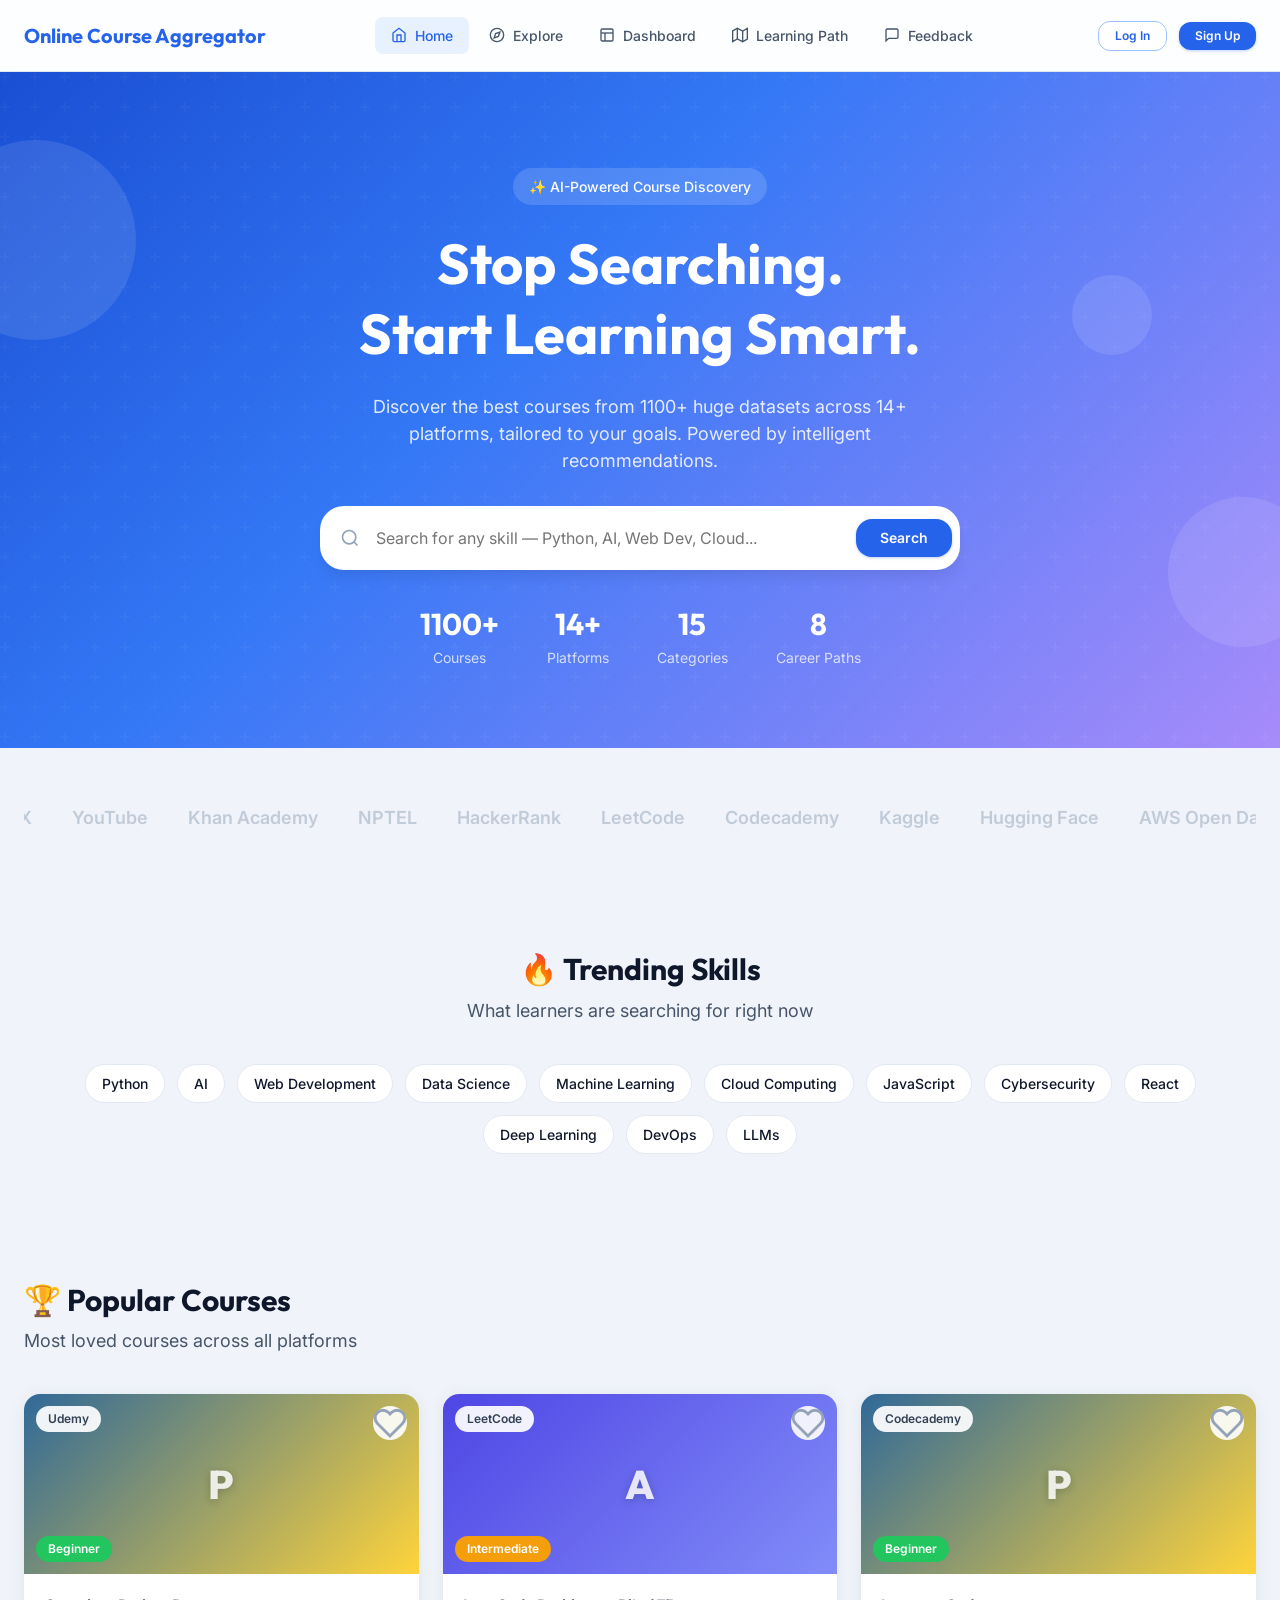
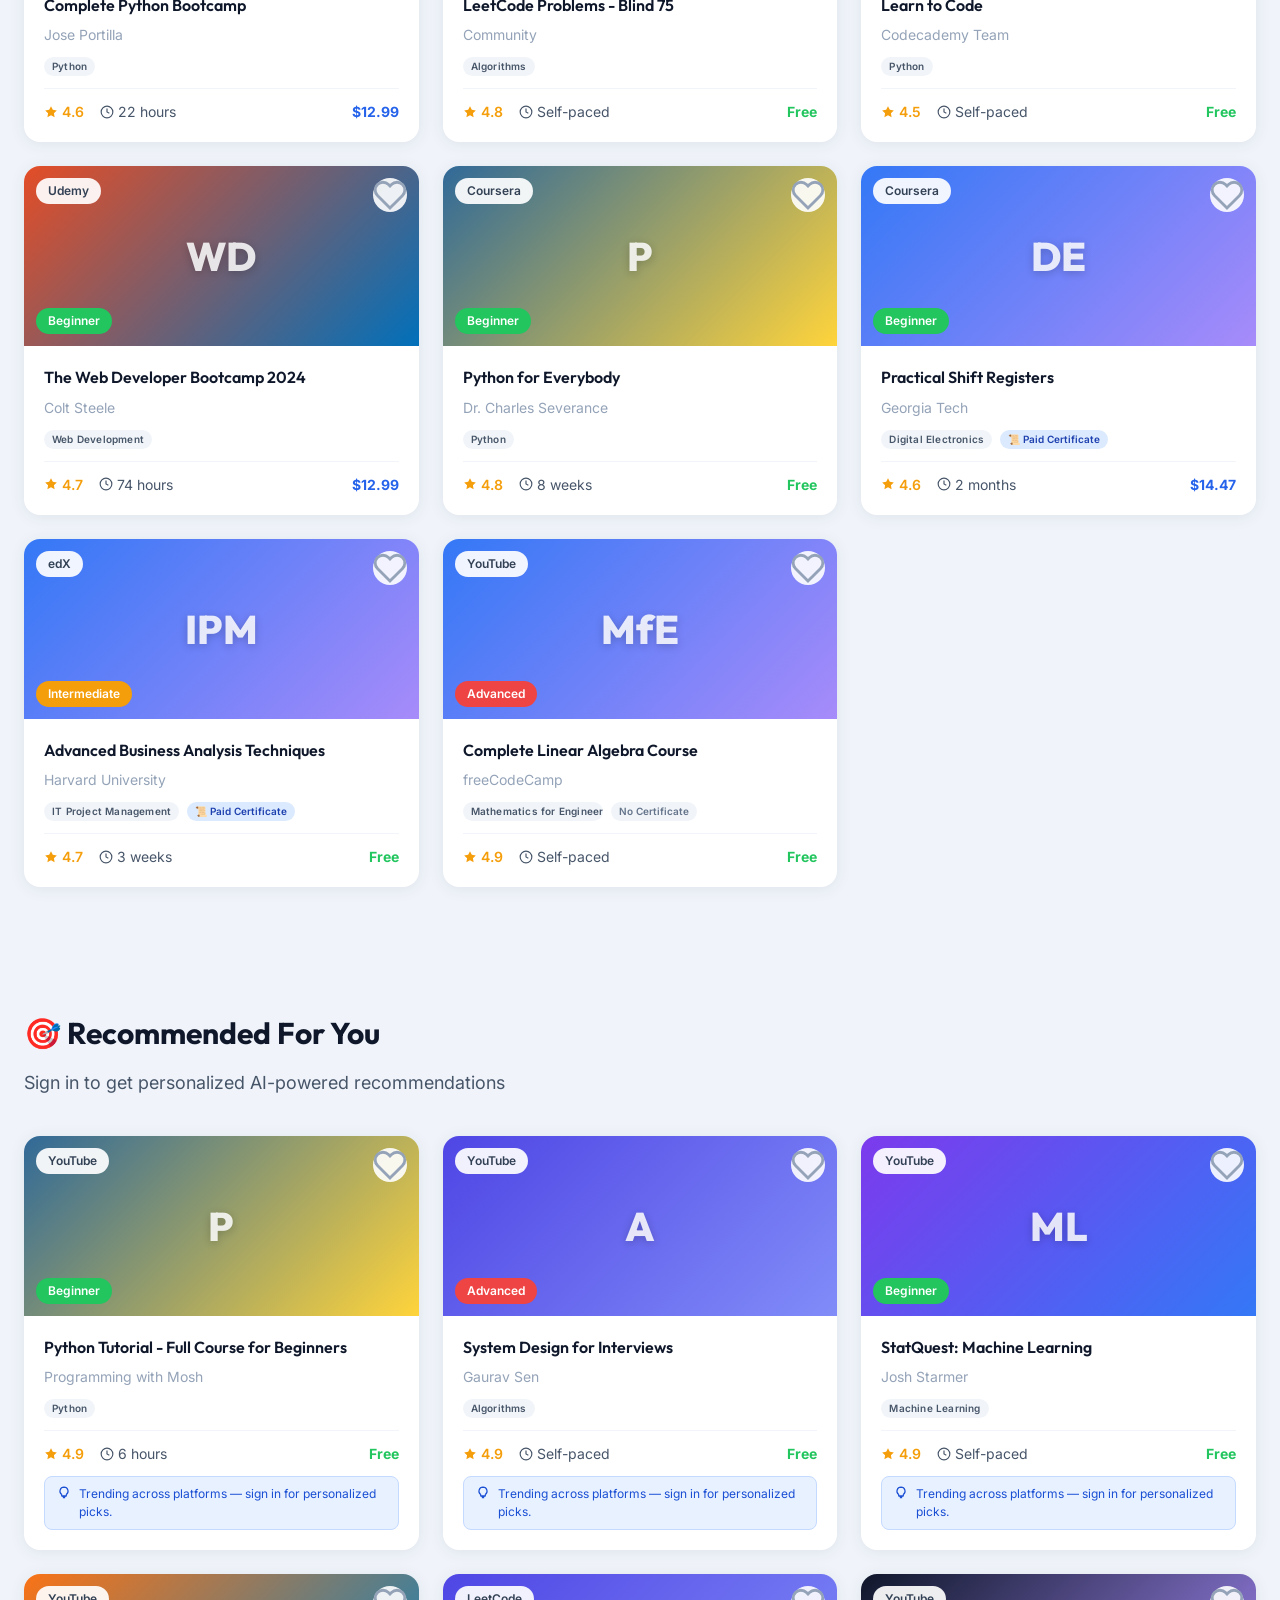
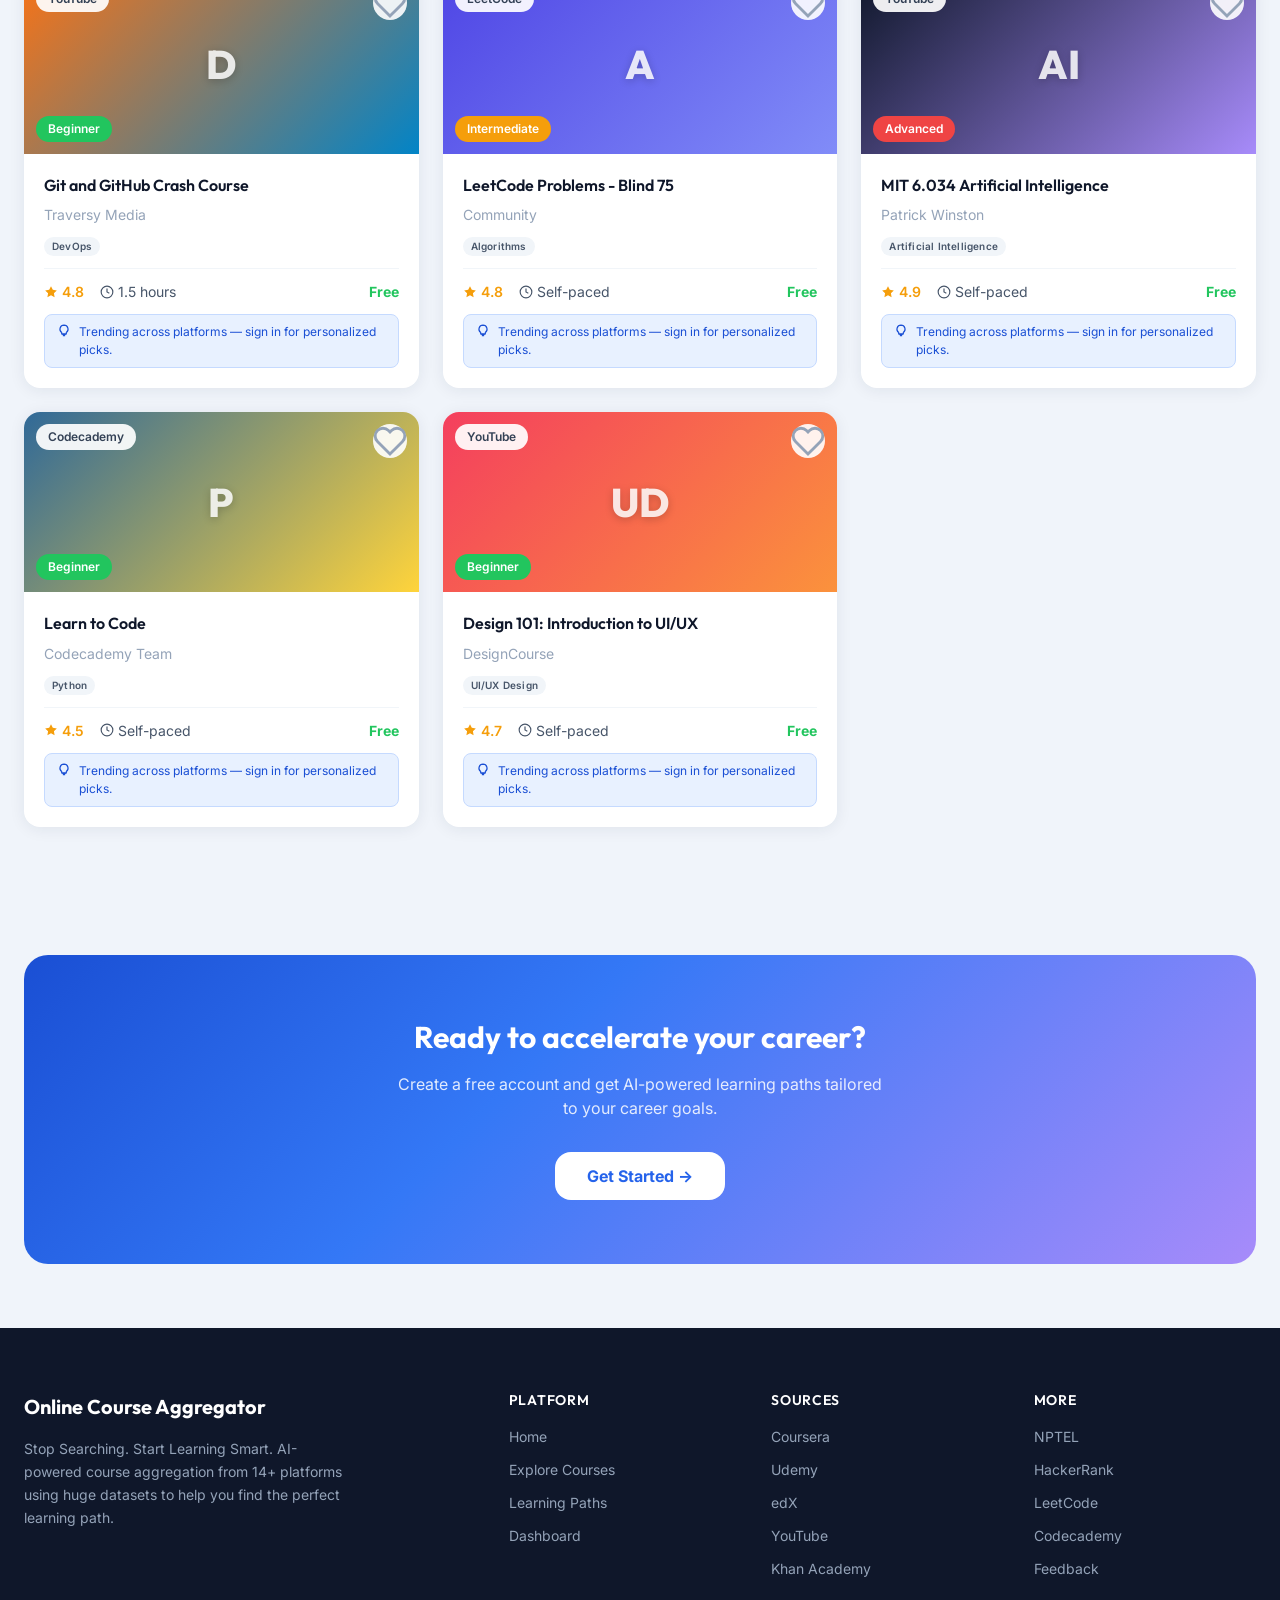
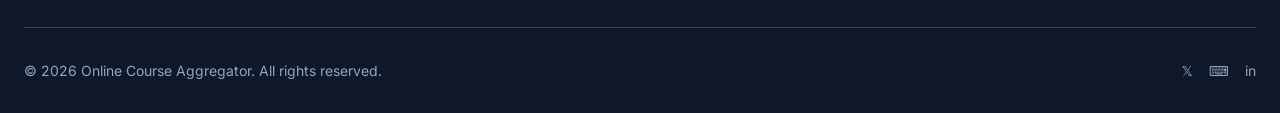
<file: index.html>
<!DOCTYPE html>
<html lang="en">
<head>
  <meta charset="UTF-8">
  <meta name="viewport" content="width=device-width, initial-scale=1.0">
  <meta name="description" content="Online Course Aggregator — Stop Searching. Start Learning Smart. AI-powered course aggregation using 1100+ courses from huge datasets across Coursera, Udemy, edX, YouTube, Khan Academy, NPTEL, Kaggle, Hugging Face, and more.">
  <title>Online Course Aggregator</title>

  <!-- Stylesheets -->
  <link rel="stylesheet" href="css/variables.css">
  <link rel="stylesheet" href="css/base.css">
  <link rel="stylesheet" href="css/animations.css">
  <link rel="stylesheet" href="css/layout.css">
  <link rel="stylesheet" href="css/components.css">
  <link rel="stylesheet" href="css/pages/home.css">
</head>
<body>
  <div class="page-wrapper">
    <main>
      <!-- Hero Section -->
      <section class="hero" id="hero">
        <div class="hero-shape hero-shape-1"></div>
        <div class="hero-shape hero-shape-2"></div>
        <div class="hero-shape hero-shape-3"></div>
        <div class="hero-content container">
          <div class="hero-badge">✨ AI-Powered Course Discovery</div>
          <h1>Stop Searching.<br>Start Learning Smart.</h1>
          <p>Discover the best courses from 1100+ huge datasets across 14+ platforms, tailored to your goals. Powered by intelligent recommendations.</p>
          <div class="search-bar" id="heroSearch">
            <svg viewBox="0 0 24 24" fill="none" stroke="currentColor" stroke-width="2" style="width:20px;height:20px;margin-left:12px;color:var(--gray-400);flex-shrink:0">
              <circle cx="11" cy="11" r="8"/><path d="M21 21l-4.35-4.35"/>
            </svg>
            <input type="text" id="heroSearchInput" placeholder="Search for any skill — Python, AI, Web Dev, Cloud..." aria-label="Search courses">
            <button class="btn btn-primary" id="heroSearchBtn">Search</button>
          </div>
          <div class="hero-stats">
            <div>
              <div class="hero-stat-value">1100+</div>
              <div class="hero-stat-label">Courses</div>
            </div>
            <div>
              <div class="hero-stat-value">14+</div>
              <div class="hero-stat-label">Platforms</div>
            </div>
            <div>
              <div class="hero-stat-value">15</div>
              <div class="hero-stat-label">Categories</div>
            </div>
            <div>
              <div class="hero-stat-value">8</div>
              <div class="hero-stat-label">Career Paths</div>
            </div>
          </div>
        </div>
      </section>

      <!-- Platform Strip -->
      <section class="section" style="padding: var(--space-6) 0;">
        <div class="container">
          <div class="platform-strip" id="platformStrip">
            <span>Coursera</span>
            <span>Udemy</span>
            <span>edX</span>
            <span>YouTube</span>
            <span>Khan Academy</span>
            <span>NPTEL</span>
            <span>HackerRank</span>
            <span>LeetCode</span>
            <span>Codecademy</span>
            <span>Kaggle</span>
            <span>Hugging Face</span>
            <span>AWS Open Data</span>
            <span>UCI Machine Learning</span>
          </div>
        </div>
      </section>

      <!-- Trending Skills -->
      <section class="section reveal" id="trendingSection">
        <div class="container text-center">
          <h2 class="section-title">🔥 Trending Skills</h2>
          <p class="section-subtitle">What learners are searching for right now</p>
          <div class="trending-skills stagger" id="trendingSkills"></div>
        </div>
      </section>

      <!-- Popular Courses -->
      <section class="section reveal" id="popularSection">
        <div class="container">
          <h2 class="section-title">🏆 Popular Courses</h2>
          <p class="section-subtitle">Most loved courses across all platforms</p>
          <div class="course-grid stagger" id="popularCourses"></div>
        </div>
      </section>

      <!-- Recommended For You -->
      <section class="section reveal" id="recommendedSection">
        <div class="container">
          <div style="display:flex;align-items:center;justify-content:space-between;margin-bottom:var(--space-2);">
            <h2 class="section-title">🎯 Recommended For You</h2>
          </div>
          <p class="section-subtitle" id="recSubtitle">Sign in to get personalized AI-powered recommendations</p>
          <div class="course-grid stagger" id="recommendedCourses"></div>
        </div>
      </section>

      <!-- CTA Banner -->
      <section class="section reveal">
        <div class="container">
          <div class="cta-banner">
            <h2>Ready to accelerate your career?</h2>
            <p>Create a free account and get AI-powered learning paths tailored to your career goals.</p>
            <a href="pages/auth.html?tab=signup" class="btn btn-lg" id="ctaBtn">Get Started → </a>
          </div>
        </div>
      </section>
    </main>
  </div>

  <script type="module" src="js/pages/home.js"></script>
</body>
</html>
</file>
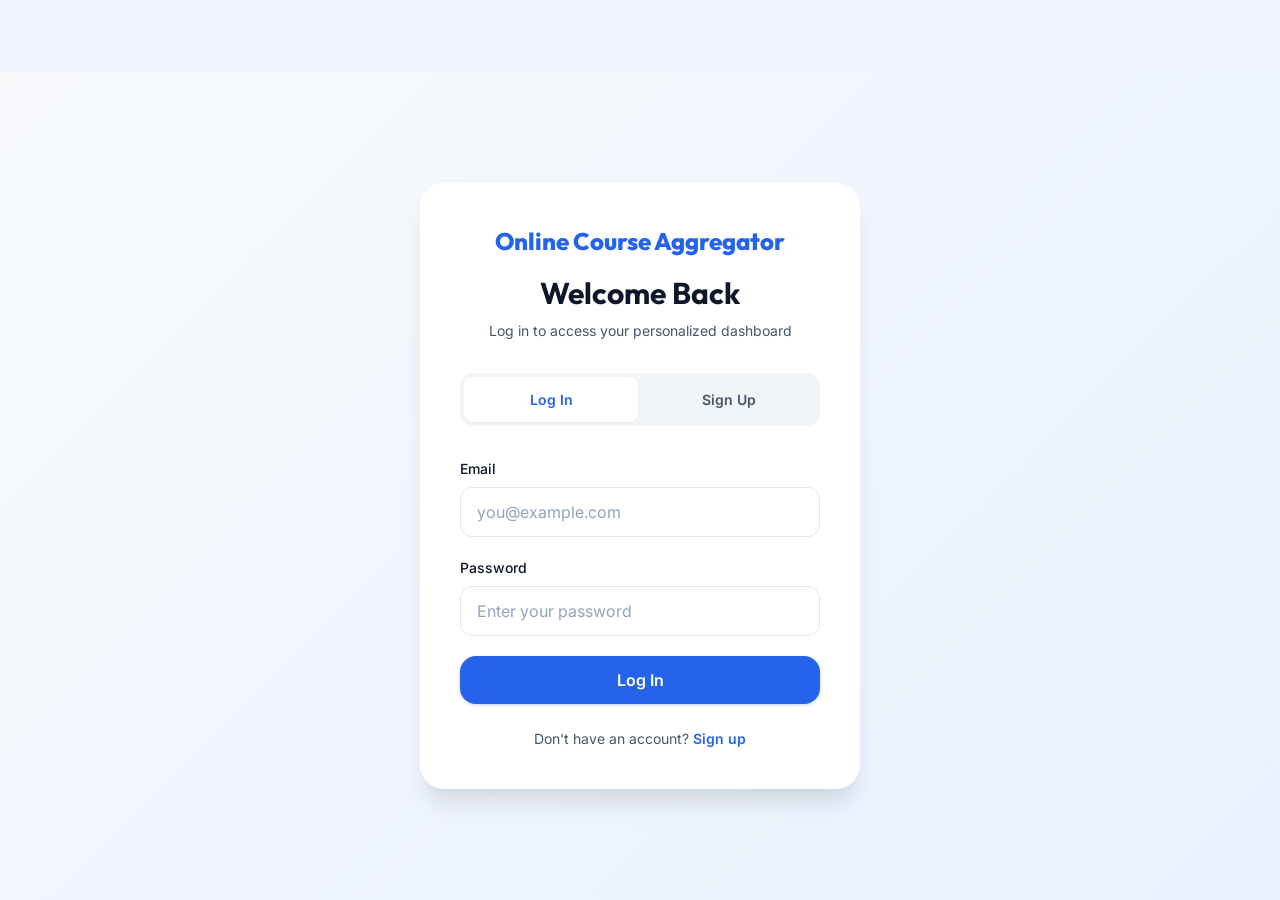
<file: pages/auth.html>
<!DOCTYPE html>
<html lang="en">
<head>
  <meta charset="UTF-8">
  <meta name="viewport" content="width=device-width, initial-scale=1.0">
  <meta name="description" content="Sign in or create an account to get AI-powered course recommendations.">
  <title>Login / Sign Up — Online Course Aggregator</title>
  <link rel="stylesheet" href="../css/variables.css">
  <link rel="stylesheet" href="../css/base.css">
  <link rel="stylesheet" href="../css/animations.css">
  <link rel="stylesheet" href="../css/layout.css">
  <link rel="stylesheet" href="../css/components.css">
  <link rel="stylesheet" href="../css/pages/auth.css">
</head>
<body>
  <div class="page-wrapper">
    <main>
      <div class="auth-page">
        <div class="auth-container">
          <div class="auth-card">
            <div class="auth-header">
              <a href="../index.html" style="color:var(--primary-600);font-family:var(--font-display);font-size:var(--text-2xl);font-weight:800;text-decoration:none;display:block;margin-bottom:var(--space-4);">Online Course Aggregator</a>
              <h2 id="authTitle">Welcome Back</h2>
              <p id="authSubtitle">Log in to access your personalized dashboard</p>
            </div>

            <!-- Tabs -->
            <div class="auth-tabs">
              <button class="auth-tab active" data-tab="login" id="loginTab">Log In</button>
              <button class="auth-tab" data-tab="signup" id="signupTab">Sign Up</button>
            </div>

            <!-- Login Form -->
            <form class="auth-form active" id="loginForm">
              <div class="form-group">
                <label class="form-label" for="loginEmail">Email</label>
                <input class="form-input" type="email" id="loginEmail" placeholder="you@example.com" required>
              </div>
              <div class="form-group">
                <label class="form-label" for="loginPassword">Password</label>
                <input class="form-input" type="password" id="loginPassword" placeholder="Enter your password" required>
              </div>
              <button type="submit" class="btn btn-primary btn-lg" style="width:100%">Log In</button>
              <p class="auth-footer">Don't have an account? <a href="#" id="switchToSignup">Sign up</a></p>
            </form>

            <!-- Signup Form -->
            <form class="auth-form" id="signupForm">
              <div class="form-row">
                <div class="form-group">
                  <label class="form-label" for="signupName">Full Name</label>
                  <input class="form-input" type="text" id="signupName" placeholder="John Doe" required>
                </div>
                <div class="form-group">
                  <label class="form-label" for="signupEmail">Email</label>
                  <input class="form-input" type="email" id="signupEmail" placeholder="you@example.com" required>
                </div>
              </div>
              <div class="form-group">
                <label class="form-label" for="signupPassword">Password</label>
                <input class="form-input" type="password" id="signupPassword" placeholder="Create a strong password" required minlength="6">
              </div>
              <div class="form-group">
                <label class="form-label" for="signupSkillLevel">Skill Level</label>
                <select class="form-select" id="signupSkillLevel">
                  <option value="Beginner">Beginner</option>
                  <option value="Intermediate">Intermediate</option>
                  <option value="Advanced">Advanced</option>
                </select>
              </div>
              <div class="form-group">
                <label class="form-label" for="signupCareerGoal">Career Goal</label>
                <select class="form-select" id="signupCareerGoal">
                  <option value="">Select a career goal...</option>
                  <option value="Data Scientist">Data Scientist</option>
                  <option value="Full Stack Developer">Full Stack Developer</option>
                  <option value="Machine Learning Engineer">Machine Learning Engineer</option>
                  <option value="Cloud Architect">Cloud Architect</option>
                  <option value="Cybersecurity Analyst">Cybersecurity Analyst</option>
                  <option value="Mobile App Developer">Mobile App Developer</option>
                  <option value="AI Engineer">AI Engineer</option>
                  <option value="UI/UX Designer">UI/UX Designer</option>
                </select>
              </div>
              <div class="form-group">
                <label class="form-label">Interests (select multiple)</label>
                <div class="interests-grid" id="interestsGrid"></div>
              </div>
              <button type="submit" class="btn btn-primary btn-lg" style="width:100%">Create Account</button>
              <p class="auth-footer">Already have an account? <a href="#" id="switchToLogin">Log in</a></p>
            </form>

            <div id="authMessage" style="margin-top:var(--space-4);text-align:center;font-size:var(--text-sm);display:none;"></div>
          </div>
        </div>
      </div>
    </main>
  </div>

  <script type="module" src="../js/pages/auth-page.js"></script>
</body>
</html>
</file>
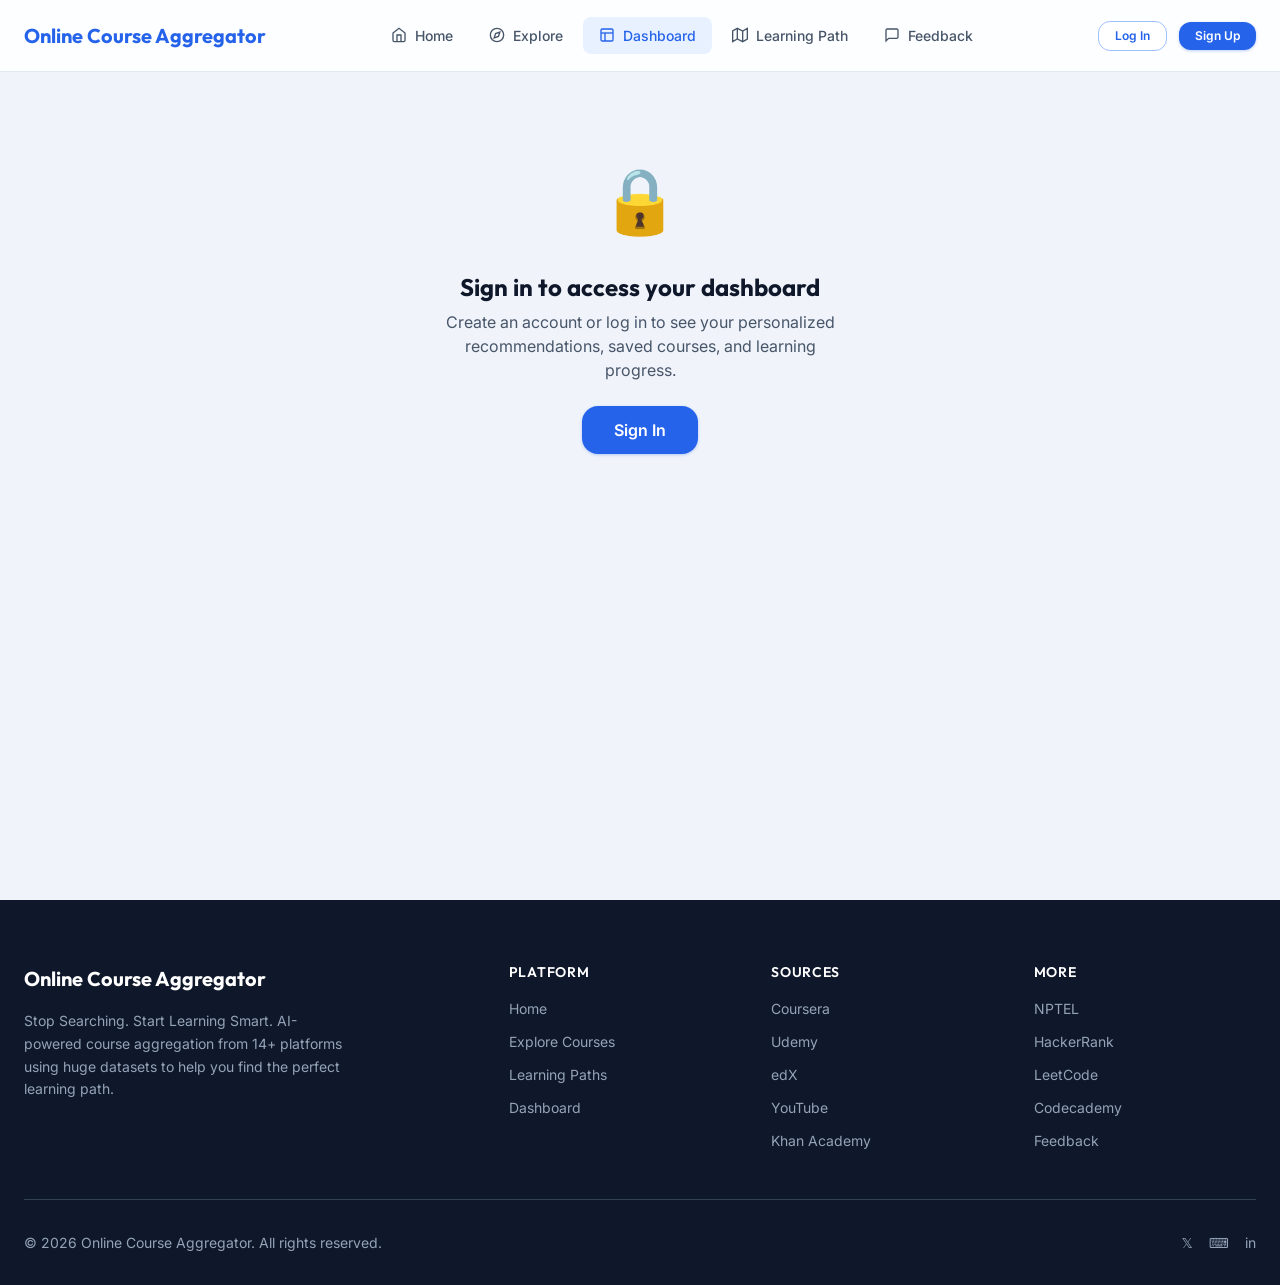
<file: pages/dashboard.html>
<!DOCTYPE html>
<html lang="en">
<head>
  <meta charset="UTF-8">
  <meta name="viewport" content="width=device-width, initial-scale=1.0">
  <meta name="description" content="Your personalized learning dashboard — saved courses, progress tracking, and AI suggestions.">
  <title>Dashboard — Online Course Aggregator</title>
  <link rel="stylesheet" href="../css/variables.css">
  <link rel="stylesheet" href="../css/base.css">
  <link rel="stylesheet" href="../css/animations.css">
  <link rel="stylesheet" href="../css/layout.css">
  <link rel="stylesheet" href="../css/components.css">
  <link rel="stylesheet" href="../css/pages/dashboard.css">
</head>
<body>
  <div class="page-wrapper">
    <main>
      <div class="container">
        <div class="dashboard-header">
          <div class="dashboard-greeting">
            <h1 id="dashGreeting">Welcome back!</h1>
            <p style="color:var(--text-secondary);" id="dashSubtitle">Here's your learning overview</p>
          </div>
        </div>

        <!-- Stats Grid -->
        <div class="dashboard-stats" id="dashStats"></div>

        <!-- Main Grid: Left + Right columns -->
        <div class="dashboard-grid">
          <!-- Left Column -->
          <div>
            <!-- Personalized Recommendations -->
            <div class="dash-section">
              <div class="dash-section-header">
                <h3>🎯 Recommended for You</h3>
                <a href="explore.html" class="btn btn-ghost btn-sm">View All →</a>
              </div>
              <div class="course-grid" style="grid-template-columns: repeat(auto-fill, minmax(260px, 1fr));" id="dashRecommended"></div>
            </div>

            <!-- Saved Courses -->
            <div class="dash-section">
              <div class="dash-section-header">
                <h3>❤️ Saved Courses</h3>
              </div>
              <div id="savedCoursesList"></div>
            </div>

            <!-- Completed Courses -->
            <div class="dash-section">
              <div class="dash-section-header">
                <h3>✅ Completed Courses</h3>
              </div>
              <div id="completedCoursesList"></div>
            </div>
          </div>

          <!-- Right Column -->
          <div>
            <!-- AI Suggestions -->
            <div class="dash-section">
              <div class="dash-section-header">
                <h3>🤖 AI Suggestions</h3>
              </div>
              <div id="aiSuggestions"></div>
            </div>

            <!-- Progress Tracking -->
            <div class="dash-section">
              <div class="dash-section-header">
                <h3>📊 Progress Tracking</h3>
              </div>
              <div id="progressTracking"></div>
            </div>
          </div>
        </div>
      </div>
    </main>
  </div>

  <script type="module" src="../js/pages/dashboard.js"></script>
</body>
</html>
</file>
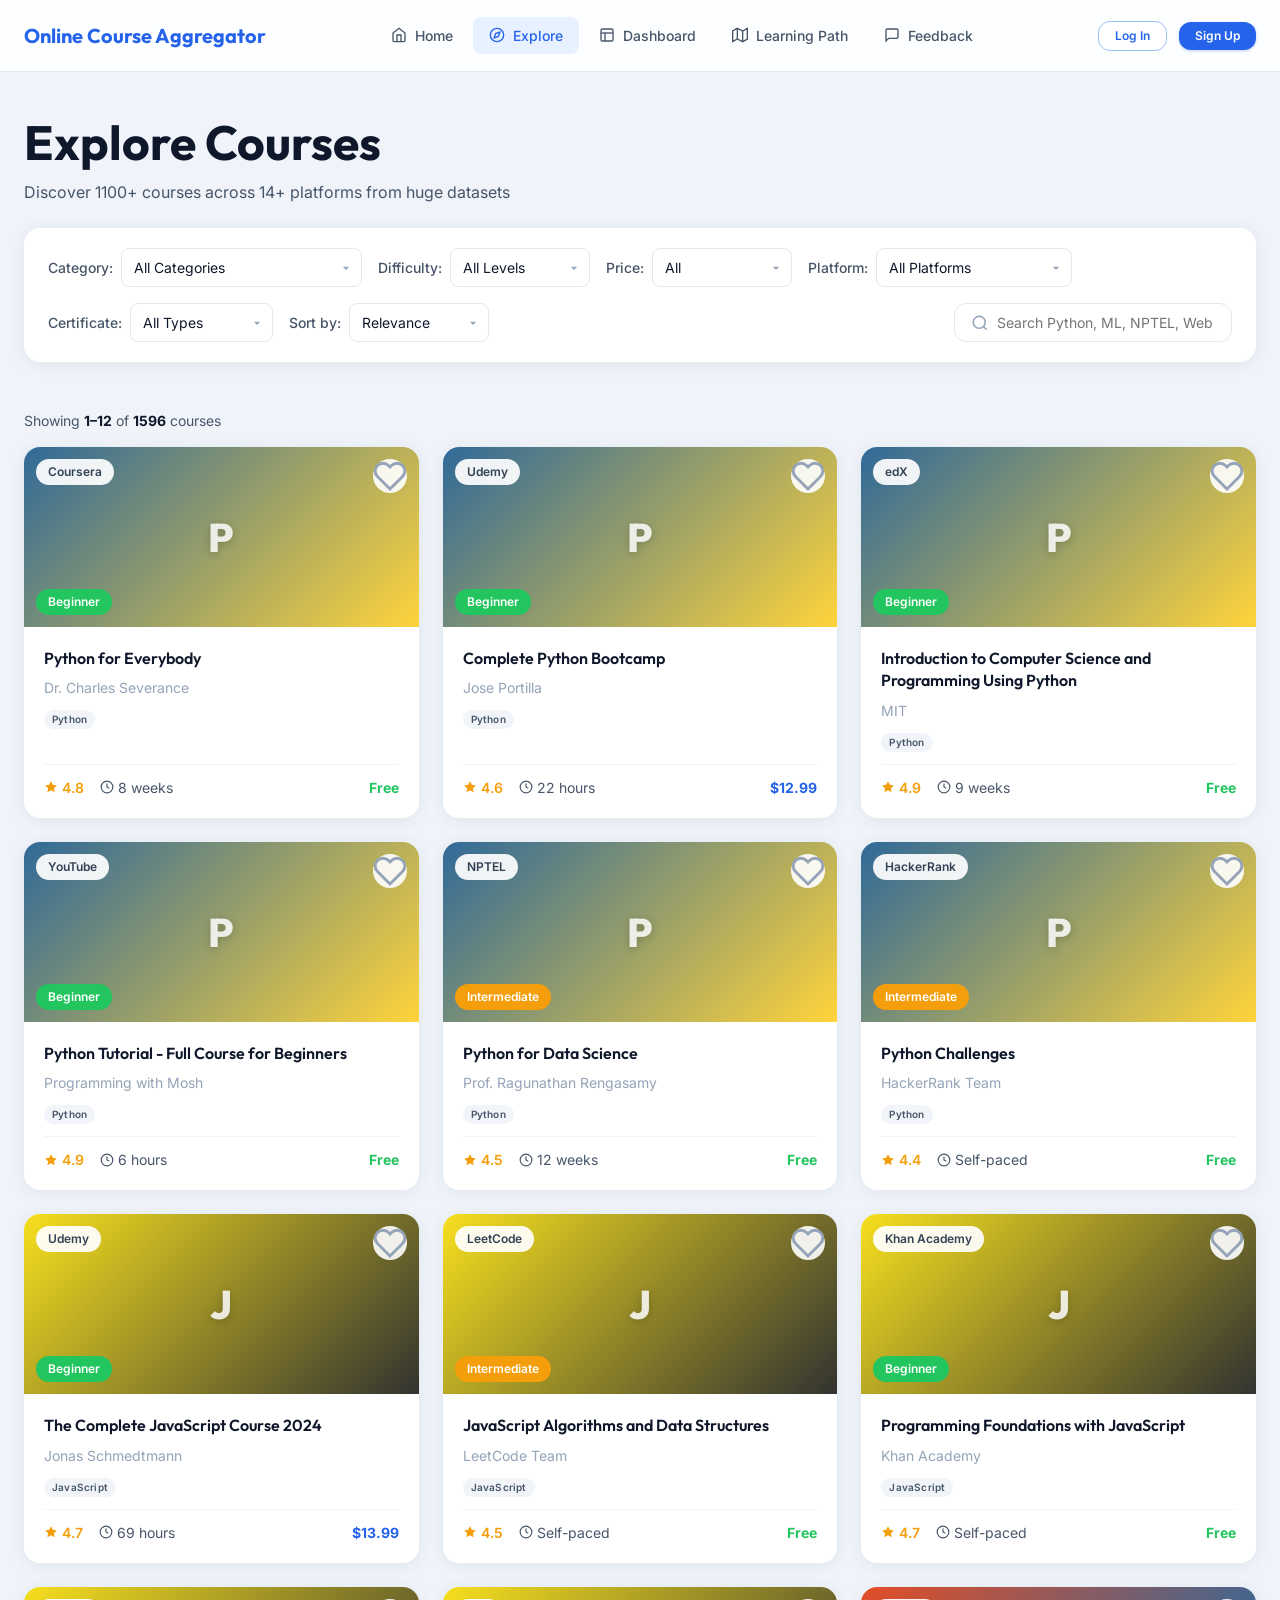
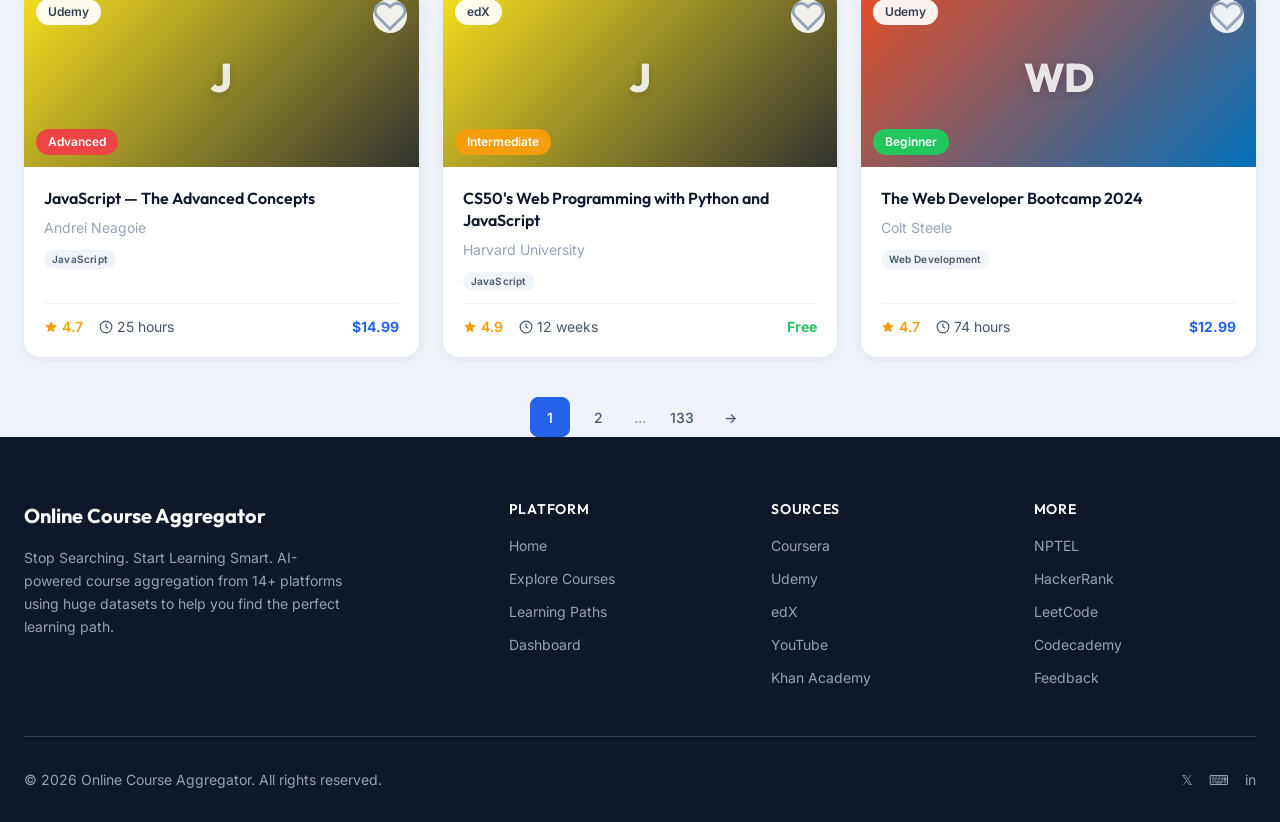
<file: pages/explore.html>
<!DOCTYPE html>
<html lang="en">
<head>
  <meta charset="UTF-8">
  <meta name="viewport" content="width=device-width, initial-scale=1.0">
  <meta name="description" content="Explore 1100+ courses from huge datasets across 14+ platforms. Filter by difficulty, price, and platform.">
  <title>Explore Courses — Online Course Aggregator</title>
  <link rel="stylesheet" href="../css/variables.css">
  <link rel="stylesheet" href="../css/base.css">
  <link rel="stylesheet" href="../css/animations.css">
  <link rel="stylesheet" href="../css/layout.css">
  <link rel="stylesheet" href="../css/components.css">
  <link rel="stylesheet" href="../css/pages/explore.css">
</head>
<body>
  <div class="page-wrapper">
    <main>
      <div class="container">
        <div class="explore-header">
          <h1>Explore Courses</h1>
          <p style="color:var(--text-secondary)">Discover 1100+ courses across 14+ platforms from huge datasets</p>
        </div>

        <!-- Toolbar: filters + search -->
        <div class="explore-toolbar" id="exploreToolbar">
          <div class="filter-group">
            <label>Category:</label>
            <select class="filter-select" id="filterCategory">
              <option value="all">All Categories</option>
            </select>
          </div>
          <div class="filter-group">
            <label>Difficulty:</label>
            <select class="filter-select" id="filterDifficulty">
              <option value="all">All Levels</option>
              <option value="Beginner">Beginner</option>
              <option value="Intermediate">Intermediate</option>
              <option value="Advanced">Advanced</option>
            </select>
          </div>
          <div class="filter-group">
            <label>Price:</label>
            <select class="filter-select" id="filterPrice">
              <option value="all">All</option>
              <option value="free">Free</option>
              <option value="paid">Paid</option>
            </select>
          </div>
          <div class="filter-group">
            <label>Platform:</label>
            <select class="filter-select" id="filterPlatform">
              <option value="all">All Platforms</option>
            </select>
          </div>
          <div class="filter-group">
            <label>Certificate:</label>
            <select class="filter-select" id="filterCert">
              <option value="all">All Types</option>
              <option value="free-cert">Free Certificate</option>
              <option value="paid-cert">Paid Certificate</option>
              <option value="no-cert">No Certificate</option>
            </select>
          </div>
          <div class="filter-group">
            <label>Sort by:</label>
            <select class="filter-select" id="sortBy">
              <option value="relevance">Relevance</option>
              <option value="rating">Rating</option>
              <option value="popularity">Popularity</option>
              <option value="reviews">Reviews</option>
            </select>
          </div>
          <div class="explore-search" id="exploreSearch">
            <svg viewBox="0 0 24 24" fill="none" stroke="currentColor" stroke-width="2" style="width:18px;height:18px;color:var(--gray-400)"><circle cx="11" cy="11" r="8"/><path d="M21 21l-4.35-4.35"/></svg>
            <input type="text" id="searchInput" placeholder="Search Python, ML, NPTEL, Web Dev, DSA..." aria-label="Search courses">
          </div>
        </div>

        <!-- Active filter chips -->
        <div class="active-filters" id="activeFilters"></div>

        <!-- Results info -->
        <p class="results-info" id="resultsInfo"></p>

        <!-- Course grid -->
        <div class="course-grid stagger" id="courseGrid"></div>

        <!-- Pagination -->
        <div class="pagination" id="pagination"></div>
      </div>
    </main>
  </div>

  <script type="module" src="../js/pages/explore.js"></script>
</body>
</html>
</file>
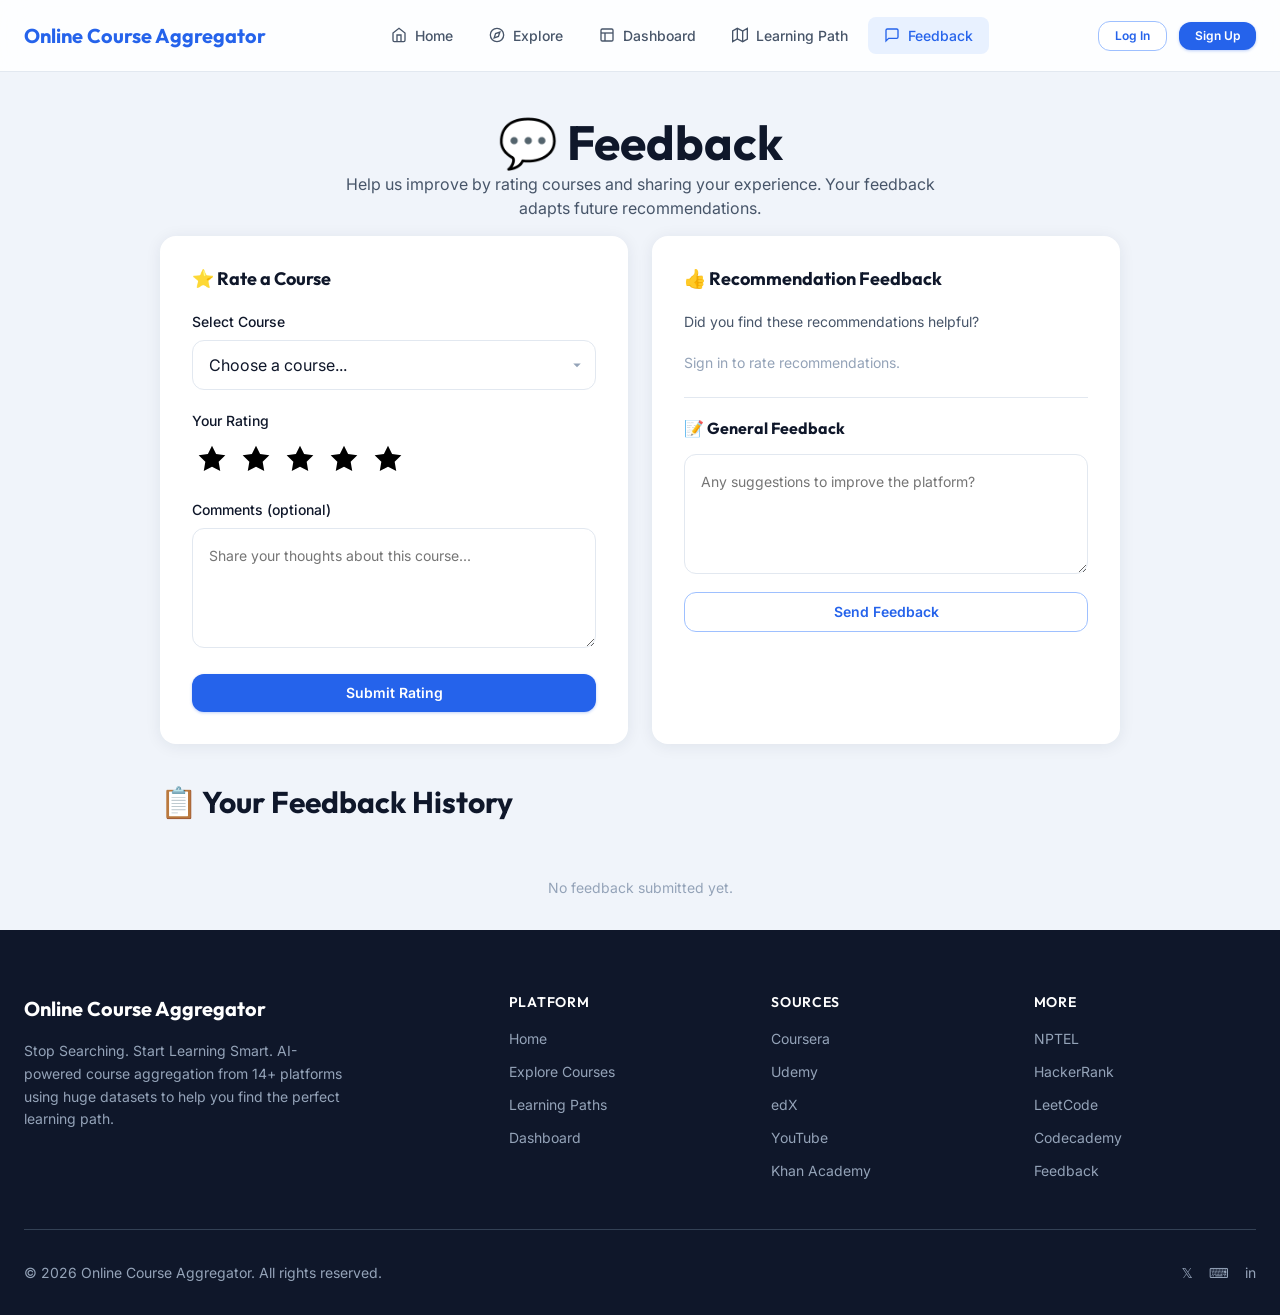
<file: pages/feedback.html>
<!DOCTYPE html>
<html lang="en">
<head>
  <meta charset="UTF-8">
  <meta name="viewport" content="width=device-width, initial-scale=1.0">
  <meta name="description" content="Rate courses, provide feedback, and help improve AI recommendations.">
  <title>Feedback — Online Course Aggregator</title>
  <link rel="stylesheet" href="../css/variables.css">
  <link rel="stylesheet" href="../css/base.css">
  <link rel="stylesheet" href="../css/animations.css">
  <link rel="stylesheet" href="../css/layout.css">
  <link rel="stylesheet" href="../css/components.css">
  <link rel="stylesheet" href="../css/pages/feedback.css">
</head>
<body>
  <div class="page-wrapper">
    <main>
      <div class="container">
        <div class="feedback-header">
          <h1>💬 Feedback</h1>
          <p>Help us improve by rating courses and sharing your experience. Your feedback adapts future recommendations.</p>
        </div>

        <div class="feedback-grid">
          <!-- Rate a Course -->
          <div class="feedback-card animate-fade-in-up">
            <h3>⭐ Rate a Course</h3>
            <div class="form-group">
              <label class="form-label" for="feedbackCourseSelect">Select Course</label>
              <select class="form-select" id="feedbackCourseSelect">
                <option value="">Choose a course...</option>
              </select>
            </div>
            <div class="form-group">
              <label class="form-label">Your Rating</label>
              <div class="star-rating-input" id="starRating"></div>
            </div>
            <div class="form-group">
              <label class="form-label" for="feedbackText">Comments (optional)</label>
              <textarea class="feedback-textarea" id="feedbackText" placeholder="Share your thoughts about this course..."></textarea>
            </div>
            <button class="btn btn-primary" id="submitRating" style="width:100%;">Submit Rating</button>
          </div>

          <!-- Like/Dislike Recommendations -->
          <div class="feedback-card animate-fade-in-up" style="animation-delay:100ms">
            <h3>👍 Recommendation Feedback</h3>
            <p style="font-size:var(--text-sm);color:var(--text-secondary);margin-bottom:var(--space-5);">Did you find these recommendations helpful?</p>
            <div id="recFeedbackList"></div>
            <div style="margin-top:var(--space-6);padding-top:var(--space-5);border-top:1px solid var(--gray-200);">
              <h4 style="font-size:var(--text-base);margin-bottom:var(--space-4);">📝 General Feedback</h4>
              <textarea class="feedback-textarea" id="generalFeedback" placeholder="Any suggestions to improve the platform?"></textarea>
              <button class="btn btn-secondary" id="submitGeneral" style="width:100%;margin-top:var(--space-3);">Send Feedback</button>
            </div>
          </div>
        </div>

        <!-- Past Feedback -->
        <div class="feedback-list" id="feedbackHistory">
          <h2>📋 Your Feedback History</h2>
          <div id="feedbackHistoryList"></div>
        </div>
      </div>
    </main>
  </div>

  <script type="module" src="../js/pages/feedback.js"></script>
</body>
</html>
</file>
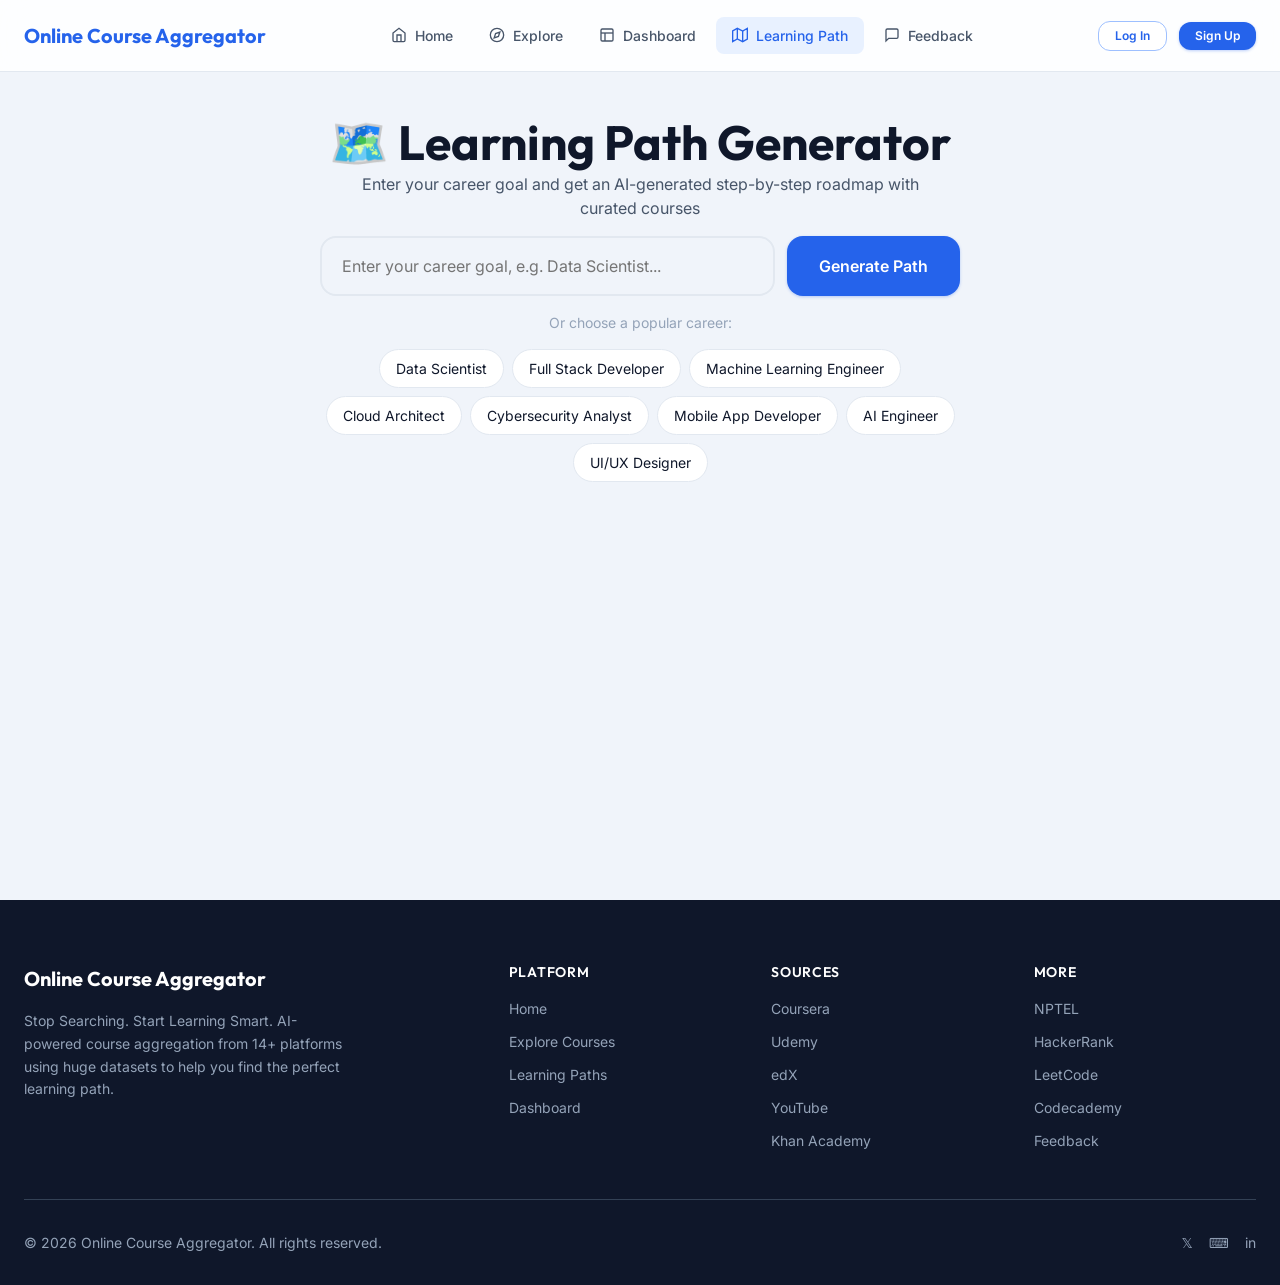
<file: pages/learning-path.html>
<!DOCTYPE html>
<html lang="en">
<head>
  <meta charset="UTF-8">
  <meta name="viewport" content="width=device-width, initial-scale=1.0">
  <meta name="description" content="Generate AI-powered learning paths for your career goals. Get step-by-step roadmaps with curated courses.">
  <title>Learning Path Generator — Online Course Aggregator</title>
  <link rel="stylesheet" href="../css/variables.css">
  <link rel="stylesheet" href="../css/base.css">
  <link rel="stylesheet" href="../css/animations.css">
  <link rel="stylesheet" href="../css/layout.css">
  <link rel="stylesheet" href="../css/components.css">
  <link rel="stylesheet" href="../css/pages/learning-path.css">
</head>
<body>
  <div class="page-wrapper">
    <main>
      <div class="container">
        <div class="lp-header">
          <h1>🗺️ Learning Path Generator</h1>
          <p>Enter your career goal and get an AI-generated step-by-step roadmap with curated courses</p>
        </div>

        <!-- Input Section -->
        <div class="lp-input-section" id="lpInput">
          <div class="lp-input-group">
            <input type="text" id="careerGoalInput" placeholder="Enter your career goal, e.g. Data Scientist..." aria-label="Career goal">
            <button class="btn btn-primary btn-lg" id="generateBtn">Generate Path</button>
          </div>
          <p style="font-size:var(--text-sm);color:var(--text-muted);margin-bottom:var(--space-4);">Or choose a popular career:</p>
          <div class="lp-suggestions" id="careerSuggestions"></div>
        </div>

        <!-- Result Section -->
        <div id="lpResult"></div>
      </div>
    </main>
  </div>

  <script type="module" src="../js/pages/learning-path.js"></script>
</body>
</html>
</file>
<file: css/variables.css>
/* ===================================
   DESIGN TOKENS — Online Course Aggregator
   Central place for all design variables
   =================================== */

:root {
  /* ---- Primary Palette ---- */
  --primary-50:  #e8f1ff;
  --primary-100: #c5daff;
  --primary-200: #9ec0ff;
  --primary-300: #74a4ff;
  --primary-400: #548fff;
  --primary-500: #3478f6;
  --primary-600: #2563eb;
  --primary-700: #1a4fd4;
  --primary-800: #133baf;
  --primary-900: #0c2a8a;

  /* ---- Accent / Secondary ---- */
  --accent-400: #a78bfa;
  --accent-500: #8b5cf6;
  --accent-600: #7c3aed;

  /* ---- Success / Warning / Error ---- */
  --success-500: #22c55e;
  --warning-500: #f59e0b;
  --error-500:   #ef4444;

  /* ---- Neutrals ---- */
  --gray-50:  #f8fafc;
  --gray-100: #f1f5f9;
  --gray-200: #e2e8f0;
  --gray-300: #cbd5e1;
  --gray-400: #94a3b8;
  --gray-500: #64748b;
  --gray-600: #475569;
  --gray-700: #334155;
  --gray-800: #1e293b;
  --gray-900: #0f172a;

  /* ---- Surfaces ---- */
  --bg-body:    #f0f4fa;
  --bg-card:    #ffffff;
  --bg-nav:     rgba(255,255,255,0.85);
  --bg-footer:  var(--gray-900);
  --bg-hero:    linear-gradient(135deg, #1a4fd4 0%, #3478f6 40%, #a78bfa 100%);

  /* ---- Text ---- */
  --text-primary:   var(--gray-900);
  --text-secondary: var(--gray-600);
  --text-muted:     var(--gray-400);
  --text-on-primary:#ffffff;

  /* ---- Typography ---- */
  --font-sans: 'Inter', 'Segoe UI', system-ui, -apple-system, sans-serif;
  --font-display: 'Outfit', var(--font-sans);

  --text-xs:   0.75rem;   /* 12px */
  --text-sm:   0.875rem;  /* 14px */
  --text-base: 1rem;      /* 16px */
  --text-lg:   1.125rem;  /* 18px */
  --text-xl:   1.25rem;   /* 20px */
  --text-2xl:  1.5rem;    /* 24px */
  --text-3xl:  1.875rem;  /* 30px */
  --text-4xl:  2.25rem;   /* 36px */
  --text-5xl:  3rem;      /* 48px */

  --font-normal:   400;
  --font-medium:   500;
  --font-semibold: 600;
  --font-bold:     700;
  --font-extrabold:800;

  --leading-tight:  1.25;
  --leading-normal: 1.5;
  --leading-relaxed:1.625;

  /* ---- Spacing Scale ---- */
  --space-1:  0.25rem;
  --space-2:  0.5rem;
  --space-3:  0.75rem;
  --space-4:  1rem;
  --space-5:  1.25rem;
  --space-6:  1.5rem;
  --space-8:  2rem;
  --space-10: 2.5rem;
  --space-12: 3rem;
  --space-16: 4rem;
  --space-20: 5rem;
  --space-24: 6rem;

  /* ---- Border Radius ---- */
  --radius-sm:   0.375rem;
  --radius-md:   0.5rem;
  --radius-lg:   0.75rem;
  --radius-xl:   1rem;
  --radius-2xl:  1.5rem;
  --radius-full: 9999px;

  /* ---- Shadows ---- */
  --shadow-sm:  0 1px 2px rgba(0,0,0,0.05);
  --shadow-md:  0 4px 6px -1px rgba(0,0,0,0.07), 0 2px 4px -2px rgba(0,0,0,0.05);
  --shadow-lg:  0 10px 15px -3px rgba(0,0,0,0.08), 0 4px 6px -4px rgba(0,0,0,0.04);
  --shadow-xl:  0 20px 25px -5px rgba(0,0,0,0.1), 0 8px 10px -6px rgba(0,0,0,0.04);
  --shadow-glow:0 0 20px rgba(52,120,246,0.25);
  --shadow-card:0 2px 16px rgba(30,41,59,0.08);

  /* ---- Transitions ---- */
  --ease-out:   cubic-bezier(0.16, 1, 0.3, 1);
  --ease-spring:cubic-bezier(0.34, 1.56, 0.64, 1);
  --duration-fast:   150ms;
  --duration-normal: 250ms;
  --duration-slow:   400ms;

  /* ---- Z-index layers ---- */
  --z-nav:     1000;
  --z-modal:   2000;
  --z-toast:   3000;

  /* ---- Layout ---- */
  --max-width:  1280px;
  --nav-height: 72px;
}
</file>
<file: css/base.css>
/* ===================================
   BASE STYLES — Reset, Typography, Global
   =================================== */

@import url('https://fonts.googleapis.com/css2?family=Inter:wght@300;400;500;600;700;800&family=Outfit:wght@400;500;600;700;800&display=swap');

/* ---- Reset ---- */
*, *::before, *::after {
  margin: 0;
  padding: 0;
  box-sizing: border-box;
}

html {
  scroll-behavior: smooth;
  -webkit-text-size-adjust: 100%;
}

body {
  font-family: var(--font-sans);
  font-size: var(--text-base);
  font-weight: var(--font-normal);
  line-height: var(--leading-normal);
  color: var(--text-primary);
  background: var(--bg-body);
  min-height: 100vh;
  -webkit-font-smoothing: antialiased;
  -moz-osx-font-smoothing: grayscale;
  overflow-x: hidden;
}

img, video, svg {
  display: block;
  max-width: 100%;
  height: auto;
}

a {
  color: var(--primary-600);
  text-decoration: none;
  transition: color var(--duration-fast) var(--ease-out);
}
a:hover { color: var(--primary-700); }

ul, ol { list-style: none; }

button, input, select, textarea {
  font: inherit;
  color: inherit;
  border: none;
  outline: none;
  background: none;
}

button {
  cursor: pointer;
  -webkit-tap-highlight-color: transparent;
}

h1, h2, h3, h4, h5, h6 {
  font-family: var(--font-display);
  font-weight: var(--font-bold);
  line-height: var(--leading-tight);
  color: var(--text-primary);
}

h1 { font-size: var(--text-5xl); }
h2 { font-size: var(--text-3xl); }
h3 { font-size: var(--text-2xl); }
h4 { font-size: var(--text-xl);  }
h5 { font-size: var(--text-lg);  }

p { color: var(--text-secondary); }

/* ---- Utility classes ---- */
.container {
  width: 100%;
  max-width: var(--max-width);
  margin: 0 auto;
  padding: 0 var(--space-6);
}

.section {
  padding: var(--space-16) 0;
}

.section-title {
  font-size: var(--text-3xl);
  margin-bottom: var(--space-2);
}

.section-subtitle {
  font-size: var(--text-lg);
  color: var(--text-secondary);
  margin-bottom: var(--space-10);
}

.sr-only {
  position: absolute; width: 1px; height: 1px;
  padding: 0; margin: -1px; overflow: hidden;
  clip: rect(0,0,0,0); white-space: nowrap; border: 0;
}

.text-center { text-align: center; }
.text-left   { text-align: left; }

/* ---- Selection ---- */
::selection {
  background: var(--primary-200);
  color: var(--primary-900);
}

/* ---- Scrollbar ---- */
::-webkit-scrollbar { width: 8px; }
::-webkit-scrollbar-track { background: var(--gray-100); }
::-webkit-scrollbar-thumb {
  background: var(--gray-300);
  border-radius: var(--radius-full);
}
::-webkit-scrollbar-thumb:hover { background: var(--gray-400); }

/* ---- Focus visible ---- */
:focus-visible {
  outline: 2px solid var(--primary-500);
  outline-offset: 2px;
  border-radius: var(--radius-sm);
}

/* ---- Page wrapper to push footer down ---- */
.page-wrapper {
  display: flex;
  flex-direction: column;
  min-height: 100vh;
}
.page-wrapper main {
  flex: 1;
  padding-top: var(--nav-height);
}

/* ---- Responsive ---- */
@media (max-width: 768px) {
  h1 { font-size: var(--text-3xl); }
  h2 { font-size: var(--text-2xl); }
  .container { padding: 0 var(--space-4); }
  .section   { padding: var(--space-10) 0; }
}

@media (max-width: 480px) {
  h1 { font-size: var(--text-2xl); }
}
</file>
<file: css/animations.css>
/* ===================================
   ANIMATIONS — Keyframes & Transitions
   =================================== */

/* ---- Fade In ---- */
@keyframes fadeIn {
  from { opacity: 0; }
  to   { opacity: 1; }
}

@keyframes fadeInUp {
  from { opacity: 0; transform: translateY(24px); }
  to   { opacity: 1; transform: translateY(0); }
}

@keyframes fadeInDown {
  from { opacity: 0; transform: translateY(-16px); }
  to   { opacity: 1; transform: translateY(0); }
}

@keyframes fadeInLeft {
  from { opacity: 0; transform: translateX(-24px); }
  to   { opacity: 1; transform: translateX(0); }
}

@keyframes fadeInRight {
  from { opacity: 0; transform: translateX(24px); }
  to   { opacity: 1; transform: translateX(0); }
}

/* ---- Scale ---- */
@keyframes scaleIn {
  from { opacity: 0; transform: scale(0.92); }
  to   { opacity: 1; transform: scale(1); }
}

@keyframes popIn {
  0%   { opacity: 0; transform: scale(0.8); }
  70%  { transform: scale(1.05); }
  100% { opacity: 1; transform: scale(1); }
}

/* ---- Slide ---- */
@keyframes slideInRight {
  from { transform: translateX(100%); }
  to   { transform: translateX(0); }
}

/* ---- Pulse ---- */
@keyframes pulse {
  0%, 100% { opacity: 1; }
  50%      { opacity: 0.6; }
}

@keyframes glow {
  0%, 100% { box-shadow: 0 0 8px rgba(52,120,246,0.3); }
  50%      { box-shadow: 0 0 20px rgba(52,120,246,0.5); }
}

/* ---- Skeleton loading ---- */
@keyframes shimmer {
  0%   { background-position: -200% 0; }
  100% { background-position: 200% 0;  }
}

/* ---- Float ---- */
@keyframes float {
  0%, 100% { transform: translateY(0); }
  50%      { transform: translateY(-10px); }
}

/* ---- Spin ---- */
@keyframes spin {
  to { transform: rotate(360deg); }
}

/* ---- Bounce ---- */
@keyframes bounceIn {
  0%   { opacity: 0; transform: scale(0.3); }
  50%  { opacity: 1; transform: scale(1.05); }
  70%  { transform: scale(0.9); }
  100% { transform: scale(1); }
}

/* ---- Counter ---- */
@keyframes countUp {
  from { opacity: 0; transform: translateY(10px); }
  to   { opacity: 1; transform: translateY(0); }
}

/* ---- Utility classes ---- */
.animate-fade-in      { animation: fadeIn      var(--duration-normal) var(--ease-out) both; }
.animate-fade-in-up   { animation: fadeInUp    var(--duration-slow)   var(--ease-out) both; }
.animate-fade-in-down { animation: fadeInDown  var(--duration-slow)   var(--ease-out) both; }
.animate-scale-in     { animation: scaleIn     var(--duration-normal) var(--ease-out) both; }
.animate-pop-in       { animation: popIn       var(--duration-slow)   var(--ease-spring) both; }
.animate-float        { animation: float       3s ease-in-out infinite; }
.animate-pulse        { animation: pulse       2s ease-in-out infinite; }
.animate-spin         { animation: spin        1s linear infinite; }

/* Stagger children */
.stagger > *:nth-child(1)  { animation-delay: 0ms; }
.stagger > *:nth-child(2)  { animation-delay: 60ms; }
.stagger > *:nth-child(3)  { animation-delay: 120ms; }
.stagger > *:nth-child(4)  { animation-delay: 180ms; }
.stagger > *:nth-child(5)  { animation-delay: 240ms; }
.stagger > *:nth-child(6)  { animation-delay: 300ms; }
.stagger > *:nth-child(7)  { animation-delay: 360ms; }
.stagger > *:nth-child(8)  { animation-delay: 420ms; }
.stagger > *:nth-child(9)  { animation-delay: 480ms; }
.stagger > *:nth-child(10) { animation-delay: 540ms; }
.stagger > *:nth-child(11) { animation-delay: 600ms; }
.stagger > *:nth-child(12) { animation-delay: 660ms; }

/* ---- Intersection observer reveal ---- */
.reveal {
  opacity: 0;
  transform: translateY(30px);
  transition: opacity var(--duration-slow) var(--ease-out),
              transform var(--duration-slow) var(--ease-out);
}
.reveal.visible {
  opacity: 1;
  transform: translateY(0);
}
</file>
<file: css/layout.css>
/* ===================================
   LAYOUT — Nav, Footer, Grid, Page
   =================================== */

/* ---- Navbar ---- */
.navbar {
  position: fixed;
  top: 0; left: 0; right: 0;
  height: var(--nav-height);
  background: var(--bg-nav);
  backdrop-filter: blur(16px);
  -webkit-backdrop-filter: blur(16px);
  border-bottom: 1px solid var(--gray-200);
  z-index: var(--z-nav);
  transition: box-shadow var(--duration-normal) var(--ease-out);
}
.navbar.scrolled {
  box-shadow: var(--shadow-md);
}
.navbar .container {
  display: flex;
  align-items: center;
  justify-content: space-between;
  height: 100%;
}
.nav-logo {
  display: flex;
  align-items: center;
  gap: var(--space-2);
  font-family: var(--font-display);
  font-size: var(--text-xl);
  font-weight: var(--font-bold);
  color: var(--primary-600);
  text-decoration: none;
  white-space: nowrap;
  overflow: hidden;
  text-overflow: ellipsis;
  max-width: 280px;
}
.nav-logo svg {
  width: 32px; height: 32px;
}
.nav-links {
  display: flex;
  align-items: center;
  gap: var(--space-1);
}
.nav-link {
  padding: var(--space-2) var(--space-4);
  border-radius: var(--radius-md);
  font-size: var(--text-sm);
  font-weight: var(--font-medium);
  color: var(--text-secondary);
  text-decoration: none;
  transition: all var(--duration-fast) var(--ease-out);
}
.nav-link:hover {
  color: var(--primary-600);
  background: var(--primary-50);
}
.nav-link.active {
  color: var(--primary-600);
  background: var(--primary-50);
}
.nav-auth {
  display: flex;
  align-items: center;
  gap: var(--space-3);
}
.nav-user {
  display: flex;
  align-items: center;
  gap: var(--space-2);
  cursor: pointer;
  padding: var(--space-2) var(--space-3);
  border-radius: var(--radius-full);
  transition: background var(--duration-fast);
}
.nav-user:hover { background: var(--gray-100); }

.nav-avatar {
  width: 36px; height: 36px;
  border-radius: var(--radius-full);
  background: var(--primary-100);
  color: var(--primary-700);
  display: flex;
  align-items: center;
  justify-content: center;
  font-weight: var(--font-semibold);
  font-size: var(--text-sm);
}
.nav-username {
  font-weight: var(--font-medium);
  font-size: var(--text-sm);
}

/* Mobile menu toggle */
.nav-toggle {
  display: none;
  flex-direction: column;
  gap: 5px;
  padding: var(--space-2);
  cursor: pointer;
}
.nav-toggle span {
  display: block;
  width: 22px;
  height: 2px;
  background: var(--gray-700);
  border-radius: 2px;
  transition: all var(--duration-normal) var(--ease-out);
}

/* ---- Footer ---- */
.footer {
  background: var(--bg-footer);
  color: var(--gray-400);
  padding: var(--space-16) 0 var(--space-8);
}
.footer-grid {
  display: grid;
  grid-template-columns: 2fr 1fr 1fr 1fr;
  gap: var(--space-10);
  margin-bottom: var(--space-12);
}
.footer-brand {
  font-family: var(--font-display);
  font-size: var(--text-xl);
  font-weight: var(--font-bold);
  color: #fff;
  margin-bottom: var(--space-4);
}
.footer-desc {
  color: var(--gray-400);
  font-size: var(--text-sm);
  line-height: var(--leading-relaxed);
  max-width: 320px;
}
.footer-heading {
  color: #fff;
  font-size: var(--text-sm);
  font-weight: var(--font-semibold);
  text-transform: uppercase;
  letter-spacing: 0.05em;
  margin-bottom: var(--space-4);
}
.footer-links {
  display: flex;
  flex-direction: column;
  gap: var(--space-3);
}
.footer-links a {
  color: var(--gray-400);
  font-size: var(--text-sm);
  transition: color var(--duration-fast);
}
.footer-links a:hover { color: #fff; }

.footer-bottom {
  border-top: 1px solid var(--gray-700);
  padding-top: var(--space-8);
  display: flex;
  justify-content: space-between;
  align-items: center;
  font-size: var(--text-sm);
}
.footer-socials {
  display: flex;
  gap: var(--space-4);
}
.footer-socials a {
  color: var(--gray-400);
  transition: color var(--duration-fast);
}
.footer-socials a:hover { color: #fff; }

/* ---- Grid helpers ---- */
.grid {
  display: grid;
  gap: var(--space-6);
}
.grid-2 { grid-template-columns: repeat(2, 1fr); }
.grid-3 { grid-template-columns: repeat(3, 1fr); }
.grid-4 { grid-template-columns: repeat(4, 1fr); }

.course-grid {
  display: grid;
  grid-template-columns: repeat(auto-fill, minmax(300px, 1fr));
  gap: var(--space-6);
}

/* ---- Responsive ---- */
@media (max-width: 1024px) {
  .footer-grid { grid-template-columns: 1fr 1fr; }
  .grid-4 { grid-template-columns: repeat(2, 1fr); }
}

@media (max-width: 768px) {
  .nav-links, .nav-auth { display: none; }
  .nav-toggle { display: flex; }

  /* Mobile menu */
  .nav-links.open {
    display: flex;
    flex-direction: column;
    position: absolute;
    top: var(--nav-height);
    left: 0; right: 0;
    background: #fff;
    padding: var(--space-4) var(--space-6);
    border-bottom: 1px solid var(--gray-200);
    box-shadow: var(--shadow-lg);
    animation: fadeInDown var(--duration-normal) var(--ease-out);
  }
  .nav-auth.open {
    display: flex;
    flex-direction: column;
    position: absolute;
    top: calc(var(--nav-height) + 200px);
    left: 0; right: 0;
    background: #fff;
    padding: var(--space-4) var(--space-6);
    border-bottom: 1px solid var(--gray-200);
  }
  .mobile-menu-open .nav-links,
  .mobile-menu-open .nav-auth {
    display: flex;
    flex-direction: column;
  }
  .mobile-menu-open .nav-links {
    position: absolute;
    top: var(--nav-height);
    left: 0; right: 0;
    background: #fff;
    padding: var(--space-4) var(--space-6);
    border-bottom: 1px solid var(--gray-200);
    box-shadow: var(--shadow-lg);
    animation: fadeInDown var(--duration-normal) var(--ease-out);
    z-index: 10;
  }
  .mobile-menu-open .nav-auth {
    position: absolute;
    top: calc(var(--nav-height) + 44px * var(--nav-link-count, 5) + 32px);
    left: 0; right: 0;
    background: #fff;
    padding: 0 var(--space-6) var(--space-4);
    box-shadow: var(--shadow-lg);
    z-index: 10;
  }

  .footer-grid { grid-template-columns: 1fr; gap: var(--space-8); }
  .footer-bottom { flex-direction: column; gap: var(--space-4); text-align: center; }
  .grid-2, .grid-3, .grid-4 { grid-template-columns: 1fr; }
  .course-grid { grid-template-columns: 1fr; }

  /* Nav logo shorter on mobile */
  .nav-logo {
    font-size: var(--text-base);
    max-width: 180px;
  }
}

@media (max-width: 480px) {
  .nav-logo {
    font-size: var(--text-sm);
    max-width: 150px;
  }
}
</file>
<file: css/components.css>
/* ===================================
   COMPONENTS — Buttons, Cards, Forms, Badges, etc.
   =================================== */

/* =================== BUTTONS =================== */
.btn {
  display: inline-flex;
  align-items: center;
  justify-content: center;
  gap: var(--space-2);
  padding: var(--space-3) var(--space-6);
  border-radius: var(--radius-lg);
  font-size: var(--text-sm);
  font-weight: var(--font-semibold);
  line-height: 1;
  white-space: nowrap;
  transition: all var(--duration-fast) var(--ease-out);
  text-decoration: none;
  cursor: pointer;
}
.btn:active { transform: scale(0.97); }

.btn-primary {
  background: var(--primary-600);
  color: #fff;
  box-shadow: 0 1px 3px rgba(37,99,235,0.3);
}
.btn-primary:hover {
  background: var(--primary-700);
  box-shadow: 0 4px 12px rgba(37,99,235,0.35);
  color: #fff;
  transform: translateY(-1px);
}

.btn-secondary {
  background: #fff;
  color: var(--primary-600);
  border: 1.5px solid var(--primary-200);
}
.btn-secondary:hover {
  background: var(--primary-50);
  border-color: var(--primary-400);
}

.btn-ghost {
  color: var(--text-secondary);
}
.btn-ghost:hover {
  background: var(--gray-100);
  color: var(--text-primary);
}

.btn-lg {
  padding: var(--space-4) var(--space-8);
  font-size: var(--text-base);
  border-radius: var(--radius-xl);
}

.btn-sm {
  padding: var(--space-2) var(--space-4);
  font-size: var(--text-xs);
}

.btn-icon {
  width: 40px; height: 40px;
  padding: 0;
  border-radius: var(--radius-md);
}

/* =================== COURSE CARD =================== */
.course-card {
  background: var(--bg-card);
  border-radius: var(--radius-xl);
  overflow: hidden;
  box-shadow: var(--shadow-card);
  transition: all var(--duration-normal) var(--ease-out);
  display: flex;
  flex-direction: column;
  position: relative;
}
.course-card:hover {
  transform: translateY(-6px);
  box-shadow: var(--shadow-xl);
}

.card-image {
  position: relative;
  height: 180px;
  overflow: hidden;
}
.card-image img {
  width: 100%; height: 100%;
  object-fit: cover;
  transition: transform var(--duration-slow) var(--ease-out);
}
.course-card:hover .card-image img {
  transform: scale(1.06);
}

.card-platform {
  position: absolute;
  top: var(--space-3);
  left: var(--space-3);
  padding: var(--space-1) var(--space-3);
  border-radius: var(--radius-full);
  font-size: var(--text-xs);
  font-weight: var(--font-semibold);
  background: rgba(255,255,255,0.92);
  backdrop-filter: blur(8px);
  color: var(--gray-700);
}
.card-save {
  position: absolute;
  top: var(--space-3);
  right: var(--space-3);
  width: 34px; height: 34px;
  border-radius: var(--radius-full);
  background: rgba(255,255,255,0.9);
  backdrop-filter: blur(8px);
  display: flex;
  align-items: center;
  justify-content: center;
  cursor: pointer;
  transition: all var(--duration-fast);
  border: none;
  color: var(--gray-400);
}
.card-save:hover { color: var(--error-500); transform: scale(1.1); }
.card-save.saved { color: var(--error-500); }

.card-difficulty {
  position: absolute;
  bottom: var(--space-3);
  left: var(--space-3);
  padding: var(--space-1) var(--space-3);
  border-radius: var(--radius-full);
  font-size: var(--text-xs);
  font-weight: var(--font-semibold);
  color: #fff;
}
.card-difficulty.beginner    { background: var(--success-500); }
.card-difficulty.intermediate{ background: var(--warning-500); }
.card-difficulty.advanced    { background: var(--error-500); }

.card-body {
  padding: var(--space-5);
  flex: 1;
  display: flex;
  flex-direction: column;
}
.card-title {
  font-size: var(--text-base);
  font-weight: var(--font-semibold);
  margin-bottom: var(--space-2);
  display: -webkit-box;
  -webkit-line-clamp: 2;
  -webkit-box-orient: vertical;
  overflow: hidden;
  line-height: 1.4;
}
.card-instructor {
  font-size: var(--text-sm);
  color: var(--text-muted);
  margin-bottom: var(--space-3);
}
.card-meta {
  display: flex;
  align-items: center;
  gap: var(--space-4);
  font-size: var(--text-sm);
  color: var(--text-secondary);
  margin-top: auto;
  padding-top: var(--space-3);
  border-top: 1px solid var(--gray-100);
}
.card-meta span {
  display: flex;
  align-items: center;
  gap: var(--space-1);
}
.card-rating {
  color: var(--warning-500);
  font-weight: var(--font-semibold);
}
.card-price {
  margin-left: auto;
  font-weight: var(--font-bold);
  color: var(--primary-600);
}
.card-price.free {
  color: var(--success-500);
}

/* ---- Card tags row ---- */
.card-tags-row {
  display: flex;
  flex-wrap: wrap;
  gap: var(--space-2);
  margin-bottom: var(--space-3);
}

.card-category-tag {
  display: inline-flex;
  align-items: center;
  padding: 2px 8px;
  border-radius: var(--radius-full);
  background: var(--gray-100);
  color: var(--gray-600);
  font-size: 10px;
  font-weight: var(--font-semibold);
  letter-spacing: 0.02em;
  white-space: nowrap;
  max-width: 140px;
  overflow: hidden;
  text-overflow: ellipsis;
}

.card-cert-badge {
  display: inline-flex;
  align-items: center;
  padding: 2px 8px;
  border-radius: var(--radius-full);
  font-size: 10px;
  font-weight: var(--font-semibold);
  white-space: nowrap;
}
.card-cert-badge.cert-free {
  background: #dcfce7;
  color: #166534;
}
.card-cert-badge.cert-paid {
  background: #dbeafe;
  color: #1e40af;
}
.card-cert-badge.cert-none {
  background: var(--gray-100);
  color: var(--gray-500);
}

/* ---- Recommendation reason ---- */
.card-reason {
  background: var(--primary-50);
  border: 1px solid var(--primary-100);
  border-radius: var(--radius-md);
  padding: var(--space-2) var(--space-3);
  font-size: var(--text-xs);
  color: var(--primary-700);
  margin-top: var(--space-3);
  display: flex;
  align-items: flex-start;
  gap: var(--space-2);
}
.card-reason svg {
  flex-shrink: 0;
  width: 14px; height: 14px;
  margin-top: 1px;
}

/* =================== FORMS =================== */
.form-group {
  margin-bottom: var(--space-5);
}
.form-label {
  display: block;
  font-size: var(--text-sm);
  font-weight: var(--font-medium);
  color: var(--text-primary);
  margin-bottom: var(--space-2);
}
.form-input {
  width: 100%;
  padding: var(--space-3) var(--space-4);
  border: 1.5px solid var(--gray-200);
  border-radius: var(--radius-lg);
  font-size: var(--text-base);
  background: #fff;
  transition: all var(--duration-fast) var(--ease-out);
}
.form-input:focus {
  border-color: var(--primary-500);
  box-shadow: 0 0 0 3px var(--primary-100);
}
.form-input::placeholder {
  color: var(--gray-400);
}

.form-select {
  width: 100%;
  padding: var(--space-3) var(--space-4);
  border: 1.5px solid var(--gray-200);
  border-radius: var(--radius-lg);
  font-size: var(--text-base);
  background: #fff url("data:image/svg+xml,%3Csvg xmlns='http://www.w3.org/2000/svg' width='12' height='12' fill='%2394a3b8' viewBox='0 0 16 16'%3E%3Cpath d='M8 11L3 6h10z'/%3E%3C/svg%3E") no-repeat right 12px center;
  appearance: none;
  cursor: pointer;
  transition: all var(--duration-fast) var(--ease-out);
}
.form-select:focus {
  border-color: var(--primary-500);
  box-shadow: 0 0 0 3px var(--primary-100);
}

/* =================== SEARCH BAR =================== */
.search-bar {
  display: flex;
  align-items: center;
  background: #fff;
  border-radius: var(--radius-2xl);
  box-shadow: var(--shadow-lg);
  padding: var(--space-2);
  max-width: 640px;
  width: 100%;
  transition: box-shadow var(--duration-normal);
}
.search-bar:focus-within {
  box-shadow: var(--shadow-xl), 0 0 0 3px var(--primary-100);
}
.search-bar input {
  flex: 1;
  padding: var(--space-3) var(--space-4);
  font-size: var(--text-base);
  border: none;
  background: transparent;
}
.search-bar .btn {
  border-radius: var(--radius-xl);
}

/* =================== BADGES & TAGS =================== */
.badge {
  display: inline-flex;
  align-items: center;
  padding: var(--space-1) var(--space-3);
  border-radius: var(--radius-full);
  font-size: var(--text-xs);
  font-weight: var(--font-semibold);
  white-space: nowrap;
}
.badge-primary { background: var(--primary-100); color: var(--primary-700); }
.badge-success { background: #dcfce7; color: #166534; }
.badge-warning { background: #fef3c7; color: #92400e; }
.badge-error   { background: #fee2e2; color: #991b1b; }

.skill-tag {
  display: inline-flex;
  align-items: center;
  gap: var(--space-2);
  padding: var(--space-2) var(--space-4);
  border-radius: var(--radius-full);
  font-size: var(--text-sm);
  font-weight: var(--font-medium);
  background: #fff;
  border: 1.5px solid var(--gray-200);
  cursor: pointer;
  transition: all var(--duration-fast) var(--ease-out);
}
.skill-tag:hover {
  border-color: var(--primary-400);
  background: var(--primary-50);
  color: var(--primary-600);
}
.skill-tag.active {
  background: var(--primary-600);
  color: #fff;
  border-color: var(--primary-600);
}

/* =================== TABS =================== */
.tabs {
  display: flex;
  gap: var(--space-1);
  background: var(--gray-100);
  border-radius: var(--radius-lg);
  padding: var(--space-1);
}
.tab {
  padding: var(--space-2) var(--space-5);
  border-radius: var(--radius-md);
  font-size: var(--text-sm);
  font-weight: var(--font-medium);
  color: var(--text-secondary);
  cursor: pointer;
  transition: all var(--duration-fast);
  border: none;
  background: none;
}
.tab:hover { color: var(--text-primary); }
.tab.active {
  background: #fff;
  color: var(--primary-600);
  box-shadow: var(--shadow-sm);
}

/* =================== STATS CARD =================== */
.stat-card {
  background: #fff;
  border-radius: var(--radius-xl);
  padding: var(--space-6);
  box-shadow: var(--shadow-card);
  text-align: center;
}
.stat-value {
  font-family: var(--font-display);
  font-size: var(--text-3xl);
  font-weight: var(--font-bold);
  color: var(--primary-600);
  margin-bottom: var(--space-1);
}
.stat-label {
  font-size: var(--text-sm);
  color: var(--text-secondary);
}

/* =================== STARS =================== */
.stars {
  display: inline-flex;
  gap: 2px;
}
.stars svg {
  width: 16px; height: 16px;
}
.star-filled { color: var(--warning-500); }
.star-empty  { color: var(--gray-300); }

/* =================== PROGRESS BAR =================== */
.progress-bar {
  height: 8px;
  background: var(--gray-200);
  border-radius: var(--radius-full);
  overflow: hidden;
}
.progress-fill {
  height: 100%;
  background: linear-gradient(90deg, var(--primary-500), var(--accent-500));
  border-radius: var(--radius-full);
  transition: width var(--duration-slow) var(--ease-out);
}

/* =================== TOAST =================== */
.toast-container {
  position: fixed;
  top: calc(var(--nav-height) + var(--space-4));
  right: var(--space-4);
  z-index: var(--z-toast);
  display: flex;
  flex-direction: column;
  gap: var(--space-3);
}
.toast {
  background: var(--gray-900);
  color: #fff;
  padding: var(--space-3) var(--space-5);
  border-radius: var(--radius-lg);
  font-size: var(--text-sm);
  box-shadow: var(--shadow-xl);
  animation: fadeInRight var(--duration-normal) var(--ease-out);
  display: flex;
  align-items: center;
  gap: var(--space-3);
}
.toast-success { border-left: 3px solid var(--success-500); }
.toast-error   { border-left: 3px solid var(--error-500); }
.toast-info    { border-left: 3px solid var(--primary-500); }

/* =================== EMPTY STATE =================== */
.empty-state {
  text-align: center;
  padding: var(--space-16) var(--space-6);
}
.empty-state svg {
  width: 80px; height: 80px;
  color: var(--gray-300);
  margin: 0 auto var(--space-6);
}
.empty-state h3 {
  margin-bottom: var(--space-2);
}
.empty-state p {
  max-width: 400px;
  margin: 0 auto var(--space-6);
}

/* =================== MODAL =================== */
.modal-overlay {
  position: fixed;
  inset: 0;
  background: rgba(15,23,42,0.5);
  backdrop-filter: blur(4px);
  z-index: var(--z-modal);
  display: flex;
  align-items: center;
  justify-content: center;
  padding: var(--space-6);
  animation: fadeIn var(--duration-fast) var(--ease-out);
}
.modal {
  background: #fff;
  border-radius: var(--radius-2xl);
  box-shadow: var(--shadow-xl);
  max-width: 480px;
  width: 100%;
  padding: var(--space-8);
  animation: scaleIn var(--duration-normal) var(--ease-spring);
}
.modal-header {
  display: flex;
  align-items: center;
  justify-content: space-between;
  margin-bottom: var(--space-6);
}
</file>
<file: css/pages/home.css>
/* ===================================
   PAGE-SPECIFIC STYLES — Home
   =================================== */

/* ---- Hero ---- */
.hero {
  background: var(--bg-hero);
  padding: var(--space-24) 0 var(--space-20);
  text-align: center;
  position: relative;
  overflow: hidden;
}
.hero::before {
  content: '';
  position: absolute;
  inset: 0;
  background: url("data:image/svg+xml,%3Csvg width='60' height='60' viewBox='0 0 60 60' xmlns='http://www.w3.org/2000/svg'%3E%3Cg fill='none' fill-rule='evenodd'%3E%3Cg fill='%23ffffff' fill-opacity='0.06'%3E%3Cpath d='M36 34v-4h-2v4h-4v2h4v4h2v-4h4v-2h-4zm0-30V0h-2v4h-4v2h4v4h2V6h4V4h-4zM6 34v-4H4v4H0v2h4v4h2v-4h4v-2H6zM6 4V0H4v4H0v2h4v4h2V6h4V4H6z'/%3E%3C/g%3E%3C/g%3E%3C/svg%3E");
  opacity: 0.5;
}
.hero-content {
  position: relative;
  z-index: 1;
}
.hero-badge {
  display: inline-flex;
  align-items: center;
  gap: var(--space-2);
  padding: var(--space-2) var(--space-4);
  border-radius: var(--radius-full);
  background: rgba(255,255,255,0.15);
  backdrop-filter: blur(8px);
  color: #fff;
  font-size: var(--text-sm);
  font-weight: var(--font-medium);
  margin-bottom: var(--space-6);
  animation: fadeInDown var(--duration-slow) var(--ease-out);
}
.hero h1 {
  color: #fff;
  font-size: 3.5rem;
  max-width: 800px;
  margin: 0 auto var(--space-6);
  animation: fadeInUp var(--duration-slow) var(--ease-out);
}
.hero p {
  color: rgba(255,255,255,0.85);
  font-size: var(--text-lg);
  max-width: 560px;
  margin: 0 auto var(--space-8);
  animation: fadeInUp var(--duration-slow) 100ms var(--ease-out) both;
}
.hero .search-bar {
  margin: 0 auto var(--space-8);
  animation: fadeInUp var(--duration-slow) 200ms var(--ease-out) both;
}
.hero-stats {
  display: flex;
  justify-content: center;
  gap: var(--space-12);
  color: #fff;
  animation: fadeInUp var(--duration-slow) 300ms var(--ease-out) both;
}
.hero-stat-value {
  font-family: var(--font-display);
  font-size: var(--text-3xl);
  font-weight: var(--font-bold);
}
.hero-stat-label {
  font-size: var(--text-sm);
  opacity: 0.75;
}

/* Floating shapes */
.hero-shape {
  position: absolute;
  border-radius: var(--radius-full);
  opacity: 0.1;
  animation: float 6s ease-in-out infinite;
}
.hero-shape-1 {
  width: 200px; height: 200px;
  background: #fff;
  top: 10%; left: -5%;
  animation-delay: 0s;
}
.hero-shape-2 {
  width: 150px; height: 150px;
  background: #fff;
  bottom: 15%; right: -3%;
  animation-delay: 2s;
}
.hero-shape-3 {
  width: 80px; height: 80px;
  background: #fff;
  top: 30%; right: 10%;
  animation-delay: 4s;
}

/* ---- Trending Skills ---- */
.trending-skills {
  display: flex;
  flex-wrap: wrap;
  justify-content: center;
  gap: var(--space-3);
}

/* ---- Platform Logos ---- */
.platform-strip {
  display: flex;
  justify-content: center;
  align-items: center;
  gap: var(--space-10);
  padding: var(--space-8) 0;
  opacity: 0.5;
  overflow-x: auto;
  -webkit-overflow-scrolling: touch;
  scrollbar-width: none;
}
.platform-strip::-webkit-scrollbar { display: none; }
.platform-strip span {
  font-size: var(--text-lg);
  font-weight: var(--font-semibold);
  color: var(--gray-400);
  white-space: nowrap;
  flex-shrink: 0;
}

/* ---- CTA Banner ---- */
.cta-banner {
  background: var(--bg-hero);
  border-radius: var(--radius-2xl);
  padding: var(--space-16) var(--space-10);
  text-align: center;
  position: relative;
  overflow: hidden;
}
.cta-banner h2 { color: #fff; margin-bottom: var(--space-4); }
.cta-banner p  { color: rgba(255,255,255,0.85); margin-bottom: var(--space-8); max-width: 500px; margin-left: auto; margin-right: auto; }
.cta-banner .btn {
  background: #fff;
  color: var(--primary-600);
  font-weight: var(--font-bold);
}
.cta-banner .btn:hover {
  background: var(--primary-50);
  transform: translateY(-2px);
}

@media (max-width: 768px) {
  .hero { padding: var(--space-16) 0 var(--space-12); }
  .hero h1 { font-size: var(--text-3xl); }
  .hero p { font-size: var(--text-base); padding: 0 var(--space-2); }
  .hero-stats { gap: var(--space-6); flex-wrap: wrap; }
  .hero-stat-value { font-size: var(--text-2xl); }
  .hero .search-bar {
    flex-direction: column;
    border-radius: var(--radius-xl);
    gap: var(--space-2);
    padding: var(--space-3);
  }
  .hero .search-bar input {
    text-align: center;
    padding: var(--space-3) var(--space-2);
    font-size: var(--text-sm);
  }
  .hero .search-bar .btn {
    width: 100%;
    border-radius: var(--radius-lg);
  }
  .hero .search-bar svg { display: none; }
  .platform-strip {
    justify-content: flex-start;
    gap: var(--space-6);
    padding: var(--space-4) var(--space-2);
  }
  .platform-strip span { font-size: var(--text-base); }
  .cta-banner {
    padding: var(--space-10) var(--space-5);
  }
  .cta-banner h2 { font-size: var(--text-xl); }
  .cta-banner p { font-size: var(--text-sm); }
  .trending-skills { gap: var(--space-2); }
}

@media (max-width: 480px) {
  .hero h1 { font-size: var(--text-2xl); }
  .hero-stats { flex-direction: column; gap: var(--space-4); }
  .hero-badge { font-size: var(--text-xs); }
}
</file>
<file: css/pages/auth.css>
/* ===================================
   PAGE-SPECIFIC STYLES — Auth (Login/Signup)
   =================================== */

.auth-page {
  min-height: calc(100vh - var(--nav-height));
  display: flex;
  align-items: center;
  justify-content: center;
  padding: var(--space-8);
  background: linear-gradient(135deg, var(--gray-50) 0%, var(--primary-50) 100%);
}

.auth-container {
  width: 100%;
  max-width: 440px;
  animation: fadeInUp var(--duration-slow) var(--ease-out);
}

.auth-card {
  background: #fff;
  border-radius: var(--radius-2xl);
  box-shadow: var(--shadow-xl);
  padding: var(--space-10);
}

.auth-header {
  text-align: center;
  margin-bottom: var(--space-8);
}
.auth-header h2 {
  margin-bottom: var(--space-2);
}
.auth-header p {
  font-size: var(--text-sm);
}

.auth-tabs {
  display: flex;
  gap: var(--space-1);
  background: var(--gray-100);
  border-radius: var(--radius-lg);
  padding: var(--space-1);
  margin-bottom: var(--space-8);
}
.auth-tab {
  flex: 1;
  padding: var(--space-3);
  text-align: center;
  border-radius: var(--radius-md);
  font-size: var(--text-sm);
  font-weight: var(--font-semibold);
  color: var(--text-secondary);
  cursor: pointer;
  transition: all var(--duration-fast);
  border: none;
  background: none;
}
.auth-tab.active {
  background: #fff;
  color: var(--primary-600);
  box-shadow: var(--shadow-sm);
}

.auth-form {
  display: none;
}
.auth-form.active {
  display: block;
  animation: fadeIn var(--duration-normal) var(--ease-out);
}

.auth-divider {
  display: flex;
  align-items: center;
  gap: var(--space-4);
  margin: var(--space-6) 0;
  color: var(--text-muted);
  font-size: var(--text-sm);
}
.auth-divider::before,
.auth-divider::after {
  content: '';
  flex: 1;
  height: 1px;
  background: var(--gray-200);
}

.auth-footer {
  text-align: center;
  margin-top: var(--space-6);
  font-size: var(--text-sm);
  color: var(--text-secondary);
}
.auth-footer a {
  font-weight: var(--font-semibold);
}

.form-row {
  display: grid;
  grid-template-columns: 1fr 1fr;
  gap: var(--space-4);
}

/* Interests multi-select */
.interests-grid {
  display: flex;
  flex-wrap: wrap;
  gap: var(--space-2);
}
.interest-chip {
  padding: var(--space-2) var(--space-3);
  border-radius: var(--radius-full);
  border: 1.5px solid var(--gray-200);
  font-size: var(--text-xs);
  font-weight: var(--font-medium);
  cursor: pointer;
  transition: all var(--duration-fast);
  background: #fff;
}
.interest-chip:hover {
  border-color: var(--primary-400);
}
.interest-chip.selected {
  background: var(--primary-600);
  color: #fff;
  border-color: var(--primary-600);
}

@media (max-width: 480px) {
  .auth-card { padding: var(--space-6); }
  .form-row { grid-template-columns: 1fr; }
}
</file>
<file: css/pages/dashboard.css>
/* ===================================
   PAGE-SPECIFIC STYLES — Dashboard
   =================================== */

.dashboard-header {
  padding: var(--space-10) 0 var(--space-6);
}
.dashboard-greeting h1 {
  margin-bottom: var(--space-2);
}
.dashboard-greeting h1 span {
  color: var(--primary-600);
}

.dashboard-stats {
  display: grid;
  grid-template-columns: repeat(4, 1fr);
  gap: var(--space-5);
  margin-bottom: var(--space-10);
}
.dash-stat {
  background: #fff;
  border-radius: var(--radius-xl);
  padding: var(--space-6);
  box-shadow: var(--shadow-card);
  display: flex;
  align-items: center;
  gap: var(--space-4);
  transition: transform var(--duration-fast);
}
.dash-stat:hover {
  transform: translateY(-2px);
}
.dash-stat-icon {
  width: 48px; height: 48px;
  border-radius: var(--radius-lg);
  display: flex;
  align-items: center;
  justify-content: center;
  flex-shrink: 0;
}
.dash-stat-icon.blue   { background: var(--primary-100); color: var(--primary-600); }
.dash-stat-icon.green  { background: #dcfce7; color: #16a34a; }
.dash-stat-icon.purple { background: #ede9fe; color: #7c3aed; }
.dash-stat-icon.orange { background: #ffedd5; color: #ea580c; }

.dash-stat-value {
  font-family: var(--font-display);
  font-size: var(--text-2xl);
  font-weight: var(--font-bold);
}
.dash-stat-label {
  font-size: var(--text-sm);
  color: var(--text-secondary);
}

.dashboard-grid {
  display: grid;
  grid-template-columns: 2fr 1fr;
  gap: var(--space-6);
}

.dash-section {
  background: #fff;
  border-radius: var(--radius-xl);
  padding: var(--space-6);
  box-shadow: var(--shadow-card);
  margin-bottom: var(--space-6);
}
.dash-section-header {
  display: flex;
  align-items: center;
  justify-content: space-between;
  margin-bottom: var(--space-5);
}
.dash-section-header h3 {
  font-size: var(--text-lg);
}

/* Saved course list item */
.saved-course-item {
  display: flex;
  align-items: center;
  gap: var(--space-4);
  padding: var(--space-4);
  border-radius: var(--radius-lg);
  transition: background var(--duration-fast);
}
.saved-course-item:hover {
  background: var(--gray-50);
}
.saved-course-thumb {
  width: 64px; height: 48px;
  border-radius: var(--radius-md);
  overflow: hidden;
  flex-shrink: 0;
  background: var(--gray-200);
}
.saved-course-thumb img {
  width: 100%; height: 100%;
  object-fit: cover;
}
.saved-course-info {
  flex: 1;
  min-width: 0;
}
.saved-course-title {
  font-size: var(--text-sm);
  font-weight: var(--font-semibold);
  white-space: nowrap;
  overflow: hidden;
  text-overflow: ellipsis;
}
.saved-course-platform {
  font-size: var(--text-xs);
  color: var(--text-muted);
}
.saved-course-actions {
  display: flex;
  gap: var(--space-2);
}

/* AI Suggestion card */
.ai-suggestion {
  background: linear-gradient(135deg, var(--primary-50) 0%, #ede9fe 100%);
  border: 1px solid var(--primary-100);
  border-radius: var(--radius-xl);
  padding: var(--space-5);
  margin-bottom: var(--space-4);
}
.ai-suggestion-header {
  display: flex;
  align-items: center;
  gap: var(--space-2);
  font-size: var(--text-sm);
  font-weight: var(--font-semibold);
  color: var(--primary-700);
  margin-bottom: var(--space-3);
}
.ai-suggestion p {
  font-size: var(--text-sm);
  color: var(--gray-600);
  margin-bottom: var(--space-3);
}

/* Progress section */
.progress-course {
  margin-bottom: var(--space-5);
}
.progress-course-header {
  display: flex;
  justify-content: space-between;
  align-items: center;
  margin-bottom: var(--space-2);
}
.progress-course-title {
  font-size: var(--text-sm);
  font-weight: var(--font-medium);
}
.progress-course-pct {
  font-size: var(--text-sm);
  font-weight: var(--font-semibold);
  color: var(--primary-600);
}

@media (max-width: 1024px) {
  .dashboard-stats { grid-template-columns: repeat(2, 1fr); }
  .dashboard-grid  { grid-template-columns: 1fr; }
}

@media (max-width: 480px) {
  .dashboard-stats { grid-template-columns: 1fr; }
}
</file>
<file: css/pages/explore.css>
/* ===================================
   PAGE-SPECIFIC STYLES — Explore
   =================================== */

.explore-header {
  padding: var(--space-10) 0 var(--space-6);
}
.explore-header h1 {
  margin-bottom: var(--space-2);
}

.explore-toolbar {
  display: flex;
  flex-wrap: wrap;
  gap: var(--space-4);
  align-items: center;
  margin-bottom: var(--space-8);
  padding: var(--space-5) var(--space-6);
  background: #fff;
  border-radius: var(--radius-xl);
  box-shadow: var(--shadow-card);
}

.filter-group {
  display: flex;
  align-items: center;
  gap: var(--space-2);
}
.filter-group label {
  font-size: var(--text-sm);
  font-weight: var(--font-medium);
  color: var(--text-secondary);
  white-space: nowrap;
}
.filter-select {
  padding: var(--space-2) var(--space-3);
  border: 1.5px solid var(--gray-200);
  border-radius: var(--radius-md);
  font-size: var(--text-sm);
  background: #fff;
  cursor: pointer;
  min-width: 140px;
  appearance: none;
  background-image: url("data:image/svg+xml,%3Csvg xmlns='http://www.w3.org/2000/svg' width='10' height='10' fill='%2394a3b8' viewBox='0 0 16 16'%3E%3Cpath d='M8 11L3 6h10z'/%3E%3C/svg%3E");
  background-repeat: no-repeat;
  background-position: right 10px center;
  padding-right: 28px;
  transition: border-color var(--duration-fast);
}
.filter-select:focus {
  border-color: var(--primary-500);
}

.explore-search {
  margin-left: auto;
  display: flex;
  align-items: center;
  gap: var(--space-2);
  padding: var(--space-2) var(--space-4);
  border: 1.5px solid var(--gray-200);
  border-radius: var(--radius-lg);
  background: #fff;
  transition: border-color var(--duration-fast);
  min-width: 260px;
}
.explore-search:focus-within {
  border-color: var(--primary-500);
}
.explore-search svg {
  width: 18px; height: 18px;
  color: var(--gray-400);
  flex-shrink: 0;
}
.explore-search input {
  border: none;
  font-size: var(--text-sm);
  width: 100%;
}

.results-info {
  font-size: var(--text-sm);
  color: var(--text-secondary);
  margin-bottom: var(--space-4);
}
.results-info strong {
  color: var(--text-primary);
}

/* Active filter chips */
.active-filters {
  display: flex;
  flex-wrap: wrap;
  gap: var(--space-2);
  margin-bottom: var(--space-4);
}
.active-filter-chip {
  display: inline-flex;
  align-items: center;
  gap: var(--space-2);
  padding: var(--space-1) var(--space-3);
  border-radius: var(--radius-full);
  background: var(--primary-50);
  color: var(--primary-700);
  font-size: var(--text-xs);
  font-weight: var(--font-medium);
}
.active-filter-chip button {
  display: flex;
  cursor: pointer;
  color: var(--primary-400);
  transition: color var(--duration-fast);
}
.active-filter-chip button:hover {
  color: var(--primary-700);
}

/* Pagination */
.pagination {
  display: flex;
  justify-content: center;
  align-items: center;
  gap: var(--space-2);
  margin-top: var(--space-10);
}
.page-btn {
  width: 40px; height: 40px;
  display: flex;
  align-items: center;
  justify-content: center;
  border-radius: var(--radius-md);
  font-size: var(--text-sm);
  font-weight: var(--font-medium);
  color: var(--text-secondary);
  cursor: pointer;
  transition: all var(--duration-fast);
  border: 1.5px solid transparent;
  background: none;
}
.page-btn:hover {
  background: var(--gray-100);
  color: var(--text-primary);
}
.page-btn.active {
  background: var(--primary-600);
  color: #fff;
  border-color: var(--primary-600);
}

@media (max-width: 768px) {
  .explore-toolbar {
    flex-direction: column;
    align-items: stretch;
  }
  .explore-search {
    margin-left: 0;
    min-width: auto;
  }
  .filter-group {
    width: 100%;
  }
  .filter-select {
    flex: 1;
  }
}

/* ---- AI Thinking / Loading Animation ---- */
.thinking-overlay {
  grid-column: 1 / -1;
  display: flex;
  flex-direction: column;
  align-items: center;
  justify-content: center;
  padding: var(--space-12) var(--space-6);
  gap: var(--space-5);
  animation: fadeIn 0.3s ease;
}

.thinking-brain {
  width: 64px;
  height: 64px;
  border-radius: 50%;
  background: linear-gradient(135deg, var(--primary-500), var(--primary-700));
  display: flex;
  align-items: center;
  justify-content: center;
  font-size: 2rem;
  animation: pulse-brain 1.5s ease-in-out infinite;
  box-shadow: 0 0 30px rgba(99, 102, 241, 0.3);
}

.thinking-text {
  font-size: var(--text-lg);
  font-weight: var(--font-semibold);
  color: var(--text-primary);
  text-align: center;
}

.thinking-subtext {
  font-size: var(--text-sm);
  color: var(--text-secondary);
  text-align: center;
  max-width: 400px;
}

.thinking-dots {
  display: flex;
  gap: 8px;
  align-items: center;
}

.thinking-dots span {
  width: 10px;
  height: 10px;
  border-radius: 50%;
  background: var(--primary-500);
  animation: dot-bounce 1.4s ease-in-out infinite both;
}
.thinking-dots span:nth-child(1) { animation-delay: 0s; }
.thinking-dots span:nth-child(2) { animation-delay: 0.2s; }
.thinking-dots span:nth-child(3) { animation-delay: 0.4s; }

.thinking-progress {
  width: 200px;
  height: 4px;
  border-radius: 4px;
  background: var(--gray-200);
  overflow: hidden;
  margin-top: var(--space-2);
}

.thinking-progress-bar {
  height: 100%;
  border-radius: 4px;
  background: linear-gradient(90deg, var(--primary-500), var(--primary-400), var(--primary-600));
  background-size: 200% 100%;
  animation: shimmer-bar 2s linear infinite, grow-bar 4s ease-out forwards;
}

/* Shimmer placeholder cards */
.shimmer-grid {
  grid-column: 1 / -1;
  display: grid;
  grid-template-columns: repeat(auto-fill, minmax(280px, 1fr));
  gap: var(--space-6);
  width: 100%;
}

.shimmer-card {
  border-radius: var(--radius-xl);
  overflow: hidden;
  background: #fff;
  box-shadow: var(--shadow-card);
}

.shimmer-card-image {
  height: 140px;
  background: linear-gradient(90deg, var(--gray-100) 25%, var(--gray-50) 50%, var(--gray-100) 75%);
  background-size: 200% 100%;
  animation: shimmer-bar 1.5s ease-in-out infinite;
}

.shimmer-card-body {
  padding: var(--space-5);
  display: flex;
  flex-direction: column;
  gap: var(--space-3);
}

.shimmer-line {
  height: 14px;
  border-radius: 8px;
  background: linear-gradient(90deg, var(--gray-100) 25%, var(--gray-50) 50%, var(--gray-100) 75%);
  background-size: 200% 100%;
  animation: shimmer-bar 1.5s ease-in-out infinite;
}
.shimmer-line.w-75 { width: 75%; }
.shimmer-line.w-50 { width: 50%; }
.shimmer-line.w-90 { width: 90%; }

@keyframes pulse-brain {
  0%, 100% { transform: scale(1); box-shadow: 0 0 30px rgba(99, 102, 241, 0.3); }
  50% { transform: scale(1.1); box-shadow: 0 0 50px rgba(99, 102, 241, 0.5); }
}

@keyframes dot-bounce {
  0%, 80%, 100% { transform: scale(0.6); opacity: 0.4; }
  40% { transform: scale(1); opacity: 1; }
}

@keyframes shimmer-bar {
  0% { background-position: 200% 0; }
  100% { background-position: -200% 0; }
}

@keyframes grow-bar {
  0% { width: 0%; }
  100% { width: 100%; }
}

@keyframes fadeIn {
  from { opacity: 0; transform: translateY(10px); }
  to { opacity: 1; transform: translateY(0); }
}

/* Mobile responsive for thinking animation */
@media (max-width: 768px) {
  .thinking-overlay {
    padding: var(--space-8) var(--space-4);
  }
  .thinking-brain {
    width: 50px;
    height: 50px;
    font-size: 1.5rem;
  }
  .thinking-text {
    font-size: var(--text-base);
  }
  .thinking-subtext {
    font-size: var(--text-xs);
  }
  .shimmer-grid {
    grid-template-columns: 1fr;
  }
  .explore-toolbar {
    padding: var(--space-4);
  }
  .filter-select {
    min-width: auto;
  }
}
</file>
<file: css/pages/feedback.css>
/* ===================================
   PAGE-SPECIFIC STYLES — Feedback
   =================================== */

.feedback-header {
  padding: var(--space-10) 0 var(--space-4);
  text-align: center;
}
.feedback-header p {
  max-width: 600px;
  margin: 0 auto;
}

.feedback-grid {
  display: grid;
  grid-template-columns: 1fr 1fr;
  gap: var(--space-6);
  max-width: 960px;
  margin: 0 auto;
}

.feedback-card {
  background: #fff;
  border-radius: var(--radius-xl);
  padding: var(--space-8);
  box-shadow: var(--shadow-card);
}
.feedback-card h3 {
  font-size: var(--text-lg);
  margin-bottom: var(--space-5);
}

/* Star rating input */
.star-rating-input {
  display: flex;
  gap: var(--space-1);
  margin-bottom: var(--space-5);
}
.star-rating-input button {
  background: none;
  border: none;
  cursor: pointer;
  padding: var(--space-1);
  color: var(--gray-300);
  transition: color var(--duration-fast), transform var(--duration-fast);
}
.star-rating-input button:hover {
  transform: scale(1.2);
}
.star-rating-input button.active {
  color: var(--warning-500);
}

/* Thumbs feedback */
.thumbs-row {
  display: flex;
  gap: var(--space-3);
  margin-bottom: var(--space-5);
}
.thumb-btn {
  display: flex;
  align-items: center;
  gap: var(--space-2);
  padding: var(--space-3) var(--space-5);
  border-radius: var(--radius-lg);
  border: 1.5px solid var(--gray-200);
  background: #fff;
  font-size: var(--text-sm);
  font-weight: var(--font-medium);
  cursor: pointer;
  transition: all var(--duration-fast);
}
.thumb-btn:hover {
  border-color: var(--primary-400);
}
.thumb-btn.like.active {
  background: #dcfce7;
  border-color: var(--success-500);
  color: #166534;
}
.thumb-btn.dislike.active {
  background: #fee2e2;
  border-color: var(--error-500);
  color: #991b1b;
}

.feedback-textarea {
  width: 100%;
  min-height: 120px;
  padding: var(--space-4);
  border: 1.5px solid var(--gray-200);
  border-radius: var(--radius-lg);
  font-size: var(--text-sm);
  resize: vertical;
  transition: border-color var(--duration-fast);
}
.feedback-textarea:focus {
  border-color: var(--primary-500);
  box-shadow: 0 0 0 3px var(--primary-100);
}

/* Past feedback list */
.feedback-list {
  margin-top: var(--space-10);
  max-width: 960px;
  margin-left: auto;
  margin-right: auto;
}
.feedback-list h2 {
  margin-bottom: var(--space-6);
}
.feedback-item {
  background: #fff;
  border-radius: var(--radius-xl);
  padding: var(--space-5) var(--space-6);
  box-shadow: var(--shadow-card);
  margin-bottom: var(--space-4);
  display: flex;
  align-items: flex-start;
  gap: var(--space-4);
}
.feedback-item-course {
  font-weight: var(--font-semibold);
  font-size: var(--text-sm);
  margin-bottom: var(--space-1);
}
.feedback-item-text {
  font-size: var(--text-sm);
  color: var(--text-secondary);
}
.feedback-item-date {
  font-size: var(--text-xs);
  color: var(--text-muted);
  margin-top: var(--space-2);
}

@media (max-width: 768px) {
  .feedback-grid {
    grid-template-columns: 1fr;
  }
}
</file>
<file: css/pages/learning-path.css>
/* ===================================
   PAGE-SPECIFIC STYLES — Learning Path
   =================================== */

.lp-header {
  padding: var(--space-10) 0 var(--space-4);
  text-align: center;
}
.lp-header p {
  max-width: 600px;
  margin: 0 auto;
}

/* Input section */
.lp-input-section {
  max-width: 640px;
  margin: 0 auto var(--space-12);
  text-align: center;
}
.lp-input-group {
  display: flex;
  gap: var(--space-3);
  margin-bottom: var(--space-4);
}
.lp-input-group input {
  flex: 1;
  padding: var(--space-4) var(--space-5);
  border: 2px solid var(--gray-200);
  border-radius: var(--radius-xl);
  font-size: var(--text-base);
  transition: border-color var(--duration-fast);
}
.lp-input-group input:focus {
  border-color: var(--primary-500);
}
.lp-suggestions {
  display: flex;
  flex-wrap: wrap;
  justify-content: center;
  gap: var(--space-2);
}
.lp-suggestion-chip {
  padding: var(--space-2) var(--space-4);
  border-radius: var(--radius-full);
  border: 1.5px solid var(--gray-200);
  font-size: var(--text-sm);
  cursor: pointer;
  transition: all var(--duration-fast);
  background: #fff;
}
.lp-suggestion-chip:hover {
  border-color: var(--primary-400);
  background: var(--primary-50);
  color: var(--primary-600);
}

/* Results */
.lp-result {
  animation: fadeInUp var(--duration-slow) var(--ease-out);
}
.lp-result-header {
  text-align: center;
  margin-bottom: var(--space-10);
}
.lp-result-header h2 span {
  color: var(--primary-600);
}
.lp-meta {
  display: flex;
  justify-content: center;
  gap: var(--space-8);
  margin-top: var(--space-4);
}
.lp-meta-item {
  display: flex;
  align-items: center;
  gap: var(--space-2);
  font-size: var(--text-sm);
  color: var(--text-secondary);
}
.lp-meta-item svg {
  width: 18px; height: 18px;
  color: var(--primary-500);
}

/* Stepper timeline */
.stepper {
  position: relative;
  max-width: 900px;
  margin: 0 auto;
}
.stepper::before {
  content: '';
  position: absolute;
  left: 28px;
  top: 0;
  bottom: 0;
  width: 3px;
  background: linear-gradient(180deg, var(--primary-400), var(--accent-500));
  border-radius: 3px;
}

.step {
  position: relative;
  padding-left: 76px;
  padding-bottom: var(--space-10);
}
.step:last-child { padding-bottom: 0; }

.step-marker {
  position: absolute;
  left: 12px;
  top: 0;
  width: 34px; height: 34px;
  border-radius: var(--radius-full);
  background: var(--primary-600);
  color: #fff;
  display: flex;
  align-items: center;
  justify-content: center;
  font-size: var(--text-sm);
  font-weight: var(--font-bold);
  box-shadow: 0 0 0 4px var(--primary-100);
  z-index: 1;
}
.step.beginner .step-marker      { background: var(--success-500); box-shadow: 0 0 0 4px #dcfce7; }
.step.intermediate .step-marker  { background: var(--warning-500); box-shadow: 0 0 0 4px #fef3c7; }
.step.advanced .step-marker      { background: var(--error-500);   box-shadow: 0 0 0 4px #fee2e2; }
.step.projects .step-marker      { background: var(--accent-600);  box-shadow: 0 0 0 4px #ede9fe; }

.step-content {
  background: #fff;
  border-radius: var(--radius-xl);
  padding: var(--space-6);
  box-shadow: var(--shadow-card);
}
.step-level {
  display: inline-flex;
  align-items: center;
  gap: var(--space-2);
  font-size: var(--text-xs);
  font-weight: var(--font-bold);
  text-transform: uppercase;
  letter-spacing: 0.05em;
  margin-bottom: var(--space-2);
}
.step.beginner .step-level      { color: var(--success-500); }
.step.intermediate .step-level  { color: var(--warning-500); }
.step.advanced .step-level      { color: var(--error-500); }
.step.projects .step-level      { color: var(--accent-600); }

.step h3 {
  font-size: var(--text-lg);
  margin-bottom: var(--space-2);
}
.step-desc {
  font-size: var(--text-sm);
  color: var(--text-secondary);
  margin-bottom: var(--space-4);
}
.step-duration {
  display: flex;
  align-items: center;
  gap: var(--space-2);
  font-size: var(--text-sm);
  color: var(--text-muted);
  margin-bottom: var(--space-5);
}

.step-courses {
  display: grid;
  grid-template-columns: repeat(auto-fill, minmax(250px, 1fr));
  gap: var(--space-4);
}
.step-course-card {
  background: var(--gray-50);
  border-radius: var(--radius-lg);
  padding: var(--space-4);
  transition: all var(--duration-fast);
  display: flex;
  flex-direction: column;
  gap: var(--space-2);
}
.step-course-card:hover {
  background: var(--primary-50);
}
.step-course-title {
  font-size: var(--text-sm);
  font-weight: var(--font-semibold);
}
.step-course-meta {
  display: flex;
  align-items: center;
  gap: var(--space-3);
  font-size: var(--text-xs);
  color: var(--text-muted);
}
.step-course-platform {
  font-weight: var(--font-medium);
  color: var(--primary-600);
}

@media (max-width: 768px) {
  .stepper::before { left: 18px; }
  .step { padding-left: 56px; }
  .step-marker { left: 2px; width: 30px; height: 30px; font-size: var(--text-xs); }
  .lp-input-group { flex-direction: column; }
  .lp-meta { flex-direction: column; align-items: center; gap: var(--space-3); }
}
</file>
